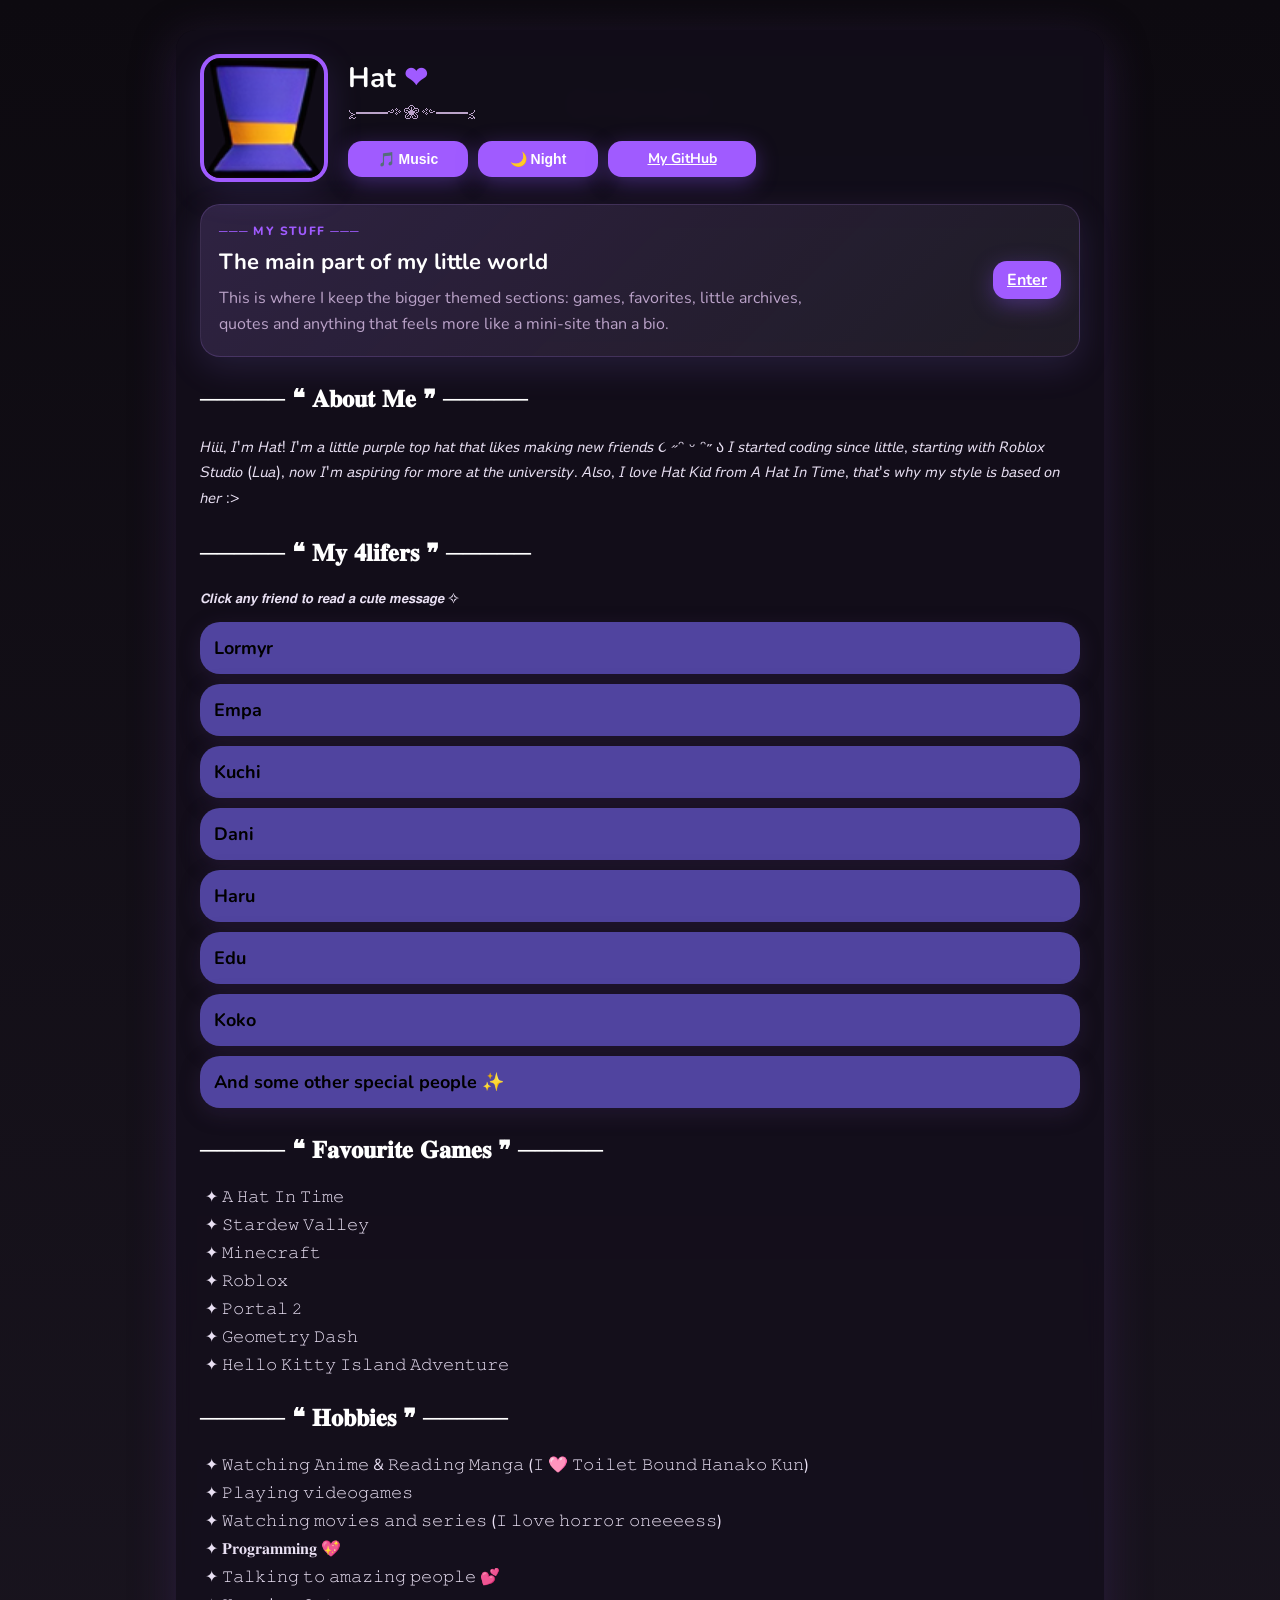
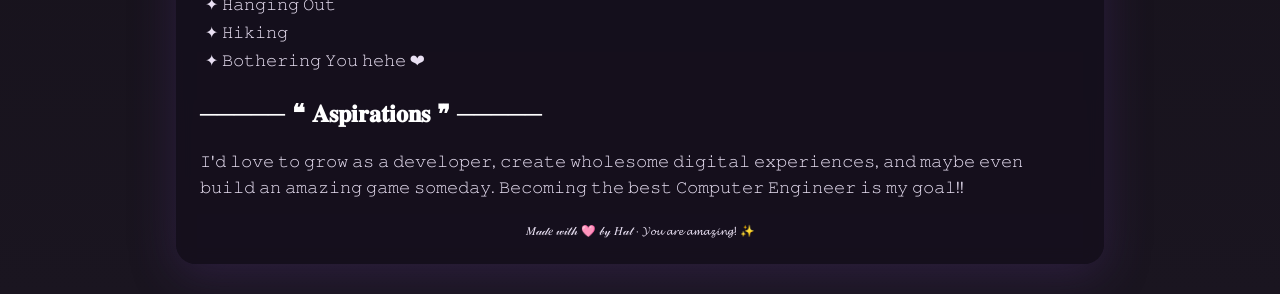
<file: index.html>
<!doctype html>
<html lang="en">
<head>
  <meta charset="utf-8" />
  <meta name="viewport" content="width=device-width, initial-scale=1" />

  <title>Hat — This Is My Profile ^^</title>

  <!-- Google Fonts -->
  <link href="https://fonts.googleapis.com/css2?family=Nunito:wght@300;400;700&display=swap" rel="stylesheet" />

  <!-- Styles -->
  <link rel="stylesheet" href="css/style.css" />

  <meta name="description" content="A cozy kawaii personal profile by Hat" />
</head>
<body class="dark">
    

  <!-- Sparkles -->
  <div class="sparkle-layer"></div>

  <main class="page fade-in">

    <!-- HERO -->
    <header class="hero">
      <div class="avatar">
        <img src="assets/hat.png" alt="Avatar">
      </div>

      <div class="title-block">
        <h1 class="name">Hat <span class="heart">❤︎</span></h1>
        <p class="subtitle">≿━━━━༺❀༻━━━━≾</p>

        <div class="controls">
            <button id="toggleMusic" class="btn small">🎵 Music</button>
            <button id="toggleTheme" class="btn small">🌙 Night</button>
            <a class="btn small" href="https://github.com/YourTopHat" target="_blank">My GitHub</a>
        </div>
      </div>
    </header>
    <section class="section spotlight-section">
      <div class="spotlight-card">
        <div class="spotlight-text">
          <p class="spotlight-label">─── my stuff ───</p>
          <h2 class="spotlight-title">The main part of my little world</h2>
          <p class="spotlight-desc">
            This is where I keep the bigger themed sections: games, favorites, little archives,
            quotes and anything that feels more like a mini-site than a bio.
          </p>
        </div>

        <a class="btn spotlight-btn" href="/my-stuff/">Enter</a>
      </div>
    </section>

    <!-- ABOUT -->
    <section class="section">
      <h2>───── ❝ 𝐀𝐛𝐨𝐮𝐭 𝐌𝐞 ❞ ─────</h2>
      <p class="text">
        𝘏𝘪𝘪𝘪, 𝘐'𝘮 𝘏𝘢𝘵! 𝘐'𝘮 𝘢 𝘭𝘪𝘵𝘵𝘭𝘦 𝘱𝘶𝘳𝘱𝘭𝘦 𝘵𝘰𝘱 𝘩𝘢𝘵 𝘵𝘩𝘢𝘵 𝘭𝘪𝘬𝘦𝘴 𝘮𝘢𝘬𝘪𝘯𝘨 𝘯𝘦𝘸 𝘧𝘳𝘪𝘦𝘯𝘥𝘴 ૮ ˶ᵔ ᵕ ᵔ˶ ა 𝘐 𝘴𝘵𝘢𝘳𝘵𝘦𝘥 𝘤𝘰𝘥𝘪𝘯𝘨 𝘴𝘪𝘯𝘤𝘦 𝘭𝘪𝘵𝘵𝘭𝘦, 
        𝘴𝘵𝘢𝘳𝘵𝘪𝘯𝘨 𝘸𝘪𝘵𝘩 𝘙𝘰𝘣𝘭𝘰𝘹 𝘚𝘵𝘶𝘥𝘪𝘰 (𝘓𝘶𝘢), 𝘯𝘰𝘸 𝘐'𝘮 𝘢𝘴𝘱𝘪𝘳𝘪𝘯𝘨 𝘧𝘰𝘳 𝘮𝘰𝘳𝘦 𝘢𝘵 𝘵𝘩𝘦 𝘶𝘯𝘪𝘷𝘦𝘳𝘴𝘪𝘵𝘺. 𝘈𝘭𝘴𝘰, 𝘐 𝘭𝘰𝘷𝘦 𝘏𝘢𝘵 𝘒𝘪𝘥 𝘧𝘳𝘰𝘮 𝘈 𝘏𝘢𝘵 𝘐𝘯 𝘛𝘪𝘮𝘦, 
        𝘵𝘩𝘢𝘵'𝘴 𝘸𝘩𝘺 𝘮𝘺 𝘴𝘵𝘺𝘭𝘦 𝘪𝘴 𝘣𝘢𝘴𝘦𝘥 𝘰𝘯 𝘩𝘦𝘳 :>
      </p>
    </section>

    <!-- FRIENDS -->
    <section class="section">
      <h2>───── ❝ 𝐌𝐲 𝟒𝐥𝐢𝐟𝐞𝐫𝐬 ❞ ─────</h2>
      <p class="muted">𝘾𝙡𝙞𝙘𝙠 𝙖𝙣𝙮 𝙛𝙧𝙞𝙚𝙣𝙙 𝙩𝙤 𝙧𝙚𝙖𝙙 𝙖 𝙘𝙪𝙩𝙚 𝙢𝙚𝙨𝙨𝙖𝙜𝙚 ✧</p>

      <div id="friendsList" class="accordion-list"></div>
    </section>

    <!-- FAVORITE GAMES -->
    <section class="section">
      <h2>───── ❝ 𝐅𝐚𝐯𝐨𝐮𝐫𝐢𝐭𝐞 𝐆𝐚𝐦𝐞𝐬 ❞ ─────</h2>

      <ul class="soft-list">
        <li>𝙰 𝙷𝚊𝚝 𝙸𝚗 𝚃𝚒𝚖𝚎</li>
        <li>𝚂𝚝𝚊𝚛𝚍𝚎𝚠 𝚅𝚊𝚕𝚕𝚎𝚢</li>
        <li>𝙼𝚒𝚗𝚎𝚌𝚛𝚊𝚏𝚝</li>
        <li>𝚁𝚘𝚋𝚕𝚘𝚡</li>
        <li>𝙿𝚘𝚛𝚝𝚊𝚕 𝟸</li>
        <li>𝙶𝚎𝚘𝚖𝚎𝚝𝚛𝚢 𝙳𝚊𝚜𝚑</li>
        <li>𝙷𝚎𝚕𝚕𝚘 𝙺𝚒𝚝𝚝𝚢 𝙸𝚜𝚕𝚊𝚗𝚍 𝙰𝚍𝚟𝚎𝚗𝚝𝚞𝚛𝚎</li>
      </ul>
    </section>

    <!-- HOBBIES -->
    <section class="section">
      <h2>───── ❝ 𝐇𝐨𝐛𝐛𝐢𝐞𝐬 ❞ ─────</h2>

      <ul class="soft-list">
        <li>𝚆𝚊𝚝𝚌𝚑𝚒𝚗𝚐 𝙰𝚗𝚒𝚖𝚎 & 𝚁𝚎𝚊𝚍𝚒𝚗𝚐 𝙼𝚊𝚗𝚐𝚊 (𝙸 🩷 𝚃𝚘𝚒𝚕𝚎𝚝 𝙱𝚘𝚞𝚗𝚍 𝙷𝚊𝚗𝚊𝚔𝚘 𝙺𝚞𝚗)</li>
        <li>𝙿𝚕𝚊𝚢𝚒𝚗𝚐 𝚟𝚒𝚍𝚎𝚘𝚐𝚊𝚖𝚎𝚜</li>
        <li>𝚆𝚊𝚝𝚌𝚑𝚒𝚗𝚐 𝚖𝚘𝚟𝚒𝚎𝚜 𝚊𝚗𝚍 𝚜𝚎𝚛𝚒𝚎𝚜 (𝙸 𝚕𝚘𝚟𝚎 𝚑𝚘𝚛𝚛𝚘𝚛 𝚘𝚗𝚎𝚎𝚎𝚎𝚜𝚜)</li>
        <li>𝐏𝐫𝐨𝐠𝐫𝐚𝐦𝐦𝐢𝐧𝐠 💖</li>
        <li>𝚃𝚊𝚕𝚔𝚒𝚗𝚐 𝚝𝚘 𝚊𝚖𝚊𝚣𝚒𝚗𝚐 𝚙𝚎𝚘𝚙𝚕𝚎 💕</li>
        <li>𝙷𝚊𝚗𝚐𝚒𝚗𝚐 𝙾𝚞𝚝</li>
        <li>𝙷𝚒𝚔𝚒𝚗𝚐</li>
        <li>𝙱𝚘𝚝𝚑𝚎𝚛𝚒𝚗𝚐 𝚈𝚘𝚞 𝚑𝚎𝚑𝚎 ❤︎</li>
      </ul>
    </section>

    <!-- ASPIRATIONS -->
    <section class="section">
      <h2>───── ❝ 𝐀𝐬𝐩𝐢𝐫𝐚𝐭𝐢𝐨𝐧𝐬 ❞ ─────</h2>

      <p class="text">
        𝙸'𝚍 𝚕𝚘𝚟𝚎 𝚝𝚘 𝚐𝚛𝚘𝚠 𝚊𝚜 𝚊 𝚍𝚎𝚟𝚎𝚕𝚘𝚙𝚎𝚛, 𝚌𝚛𝚎𝚊𝚝𝚎 𝚠𝚑𝚘𝚕𝚎𝚜𝚘𝚖𝚎 𝚍𝚒𝚐𝚒𝚝𝚊𝚕 𝚎𝚡𝚙𝚎𝚛𝚒𝚎𝚗𝚌𝚎𝚜, 
        𝚊𝚗𝚍 𝚖𝚊𝚢𝚋𝚎 𝚎𝚟𝚎𝚗 𝚋𝚞𝚒𝚕𝚍 𝚊𝚗 𝚊𝚖𝚊𝚣𝚒𝚗𝚐 𝚐𝚊𝚖𝚎 𝚜𝚘𝚖𝚎𝚍𝚊𝚢. 𝙱𝚎𝚌𝚘𝚖𝚒𝚗𝚐 𝚝𝚑𝚎 𝚋𝚎𝚜𝚝 
        𝙲𝚘𝚖𝚙𝚞𝚝𝚎𝚛 𝙴𝚗𝚐𝚒𝚗𝚎𝚎𝚛 𝚒𝚜 𝚖𝚢 𝚐𝚘𝚊𝚕!!
      </p>
    </section>

    <!-- FOOTER -->
    <footer class="footer">
      <small>𝑀𝒶𝒹𝑒 𝓌𝒾𝓉𝒽 🩷 𝒷𝓎 𝐻𝒶𝓉 · 𝓨𝓸𝓾 𝓪𝓻𝓮 𝓪𝓶𝓪𝔃𝓲𝓷𝓰! ✨</small>
    </footer>

  </main>

  <!-- BACKGROUND MUSIC (kept) -->
  <audio id="bgMusic" src="assets/music.mp3" loop muted></audio>

  <!-- JS -->
  <script src="js/main.js"></script>
</body>
</html>
</file>
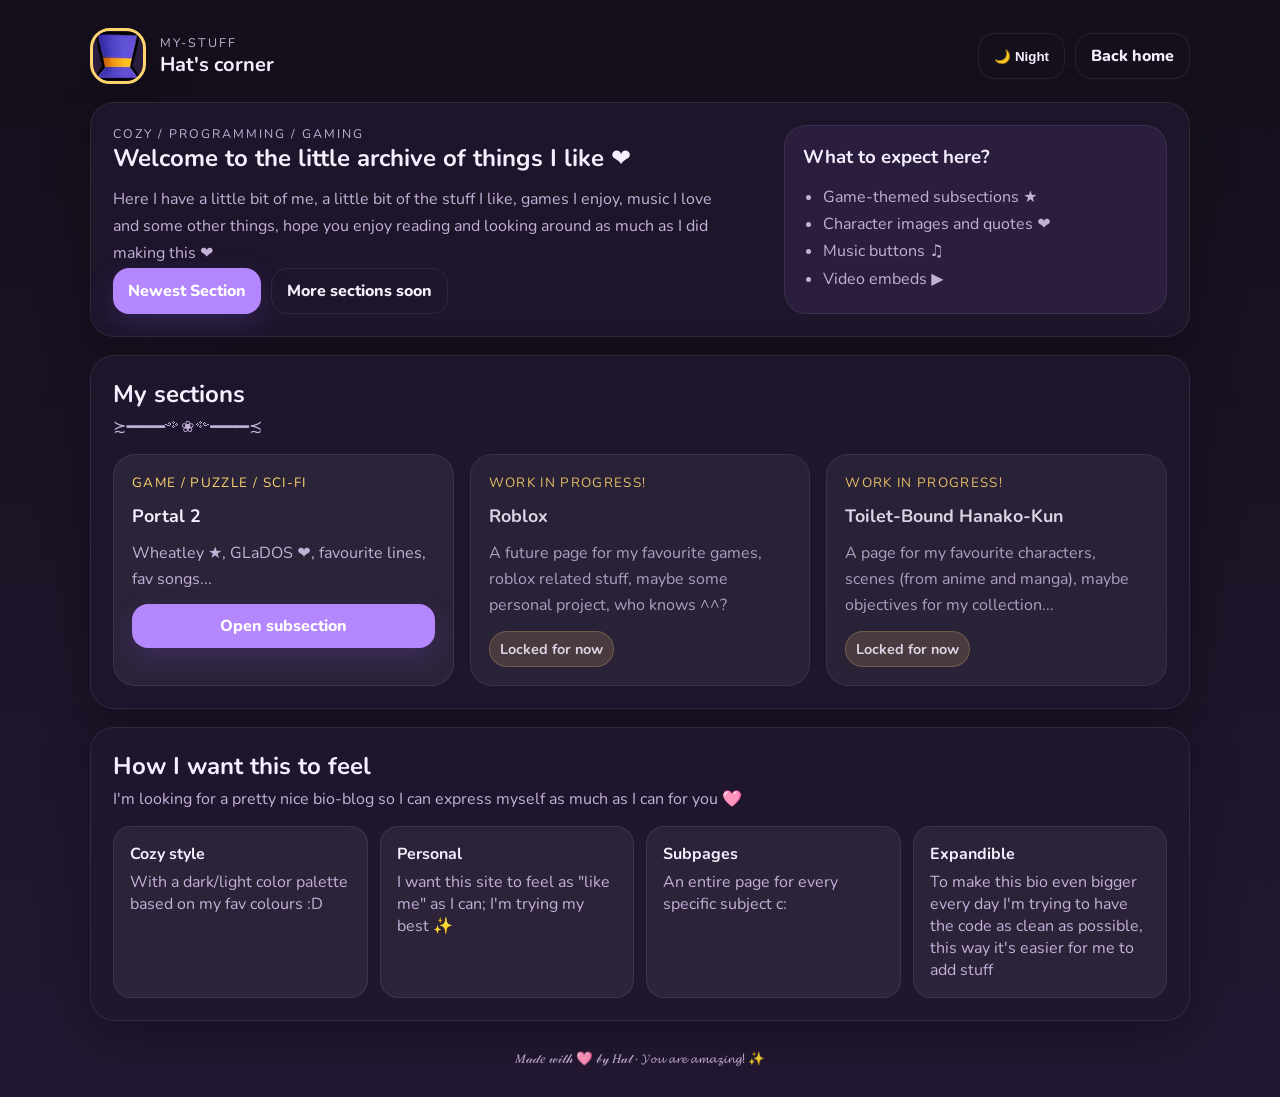
<file: my-stuff/index.html>
<!doctype html>
<html lang="en">
<head>
  <meta charset="utf-8" />
  <meta name="viewport" content="width=device-width, initial-scale=1" />
  <title>Hat — My Corner c:</title>
  <meta name="description" content="Hat's cozy little corner with games, projects and special subsections." />
  <link href="https://fonts.googleapis.com/css2?family=Nunito:wght@300;400;700;800&display=swap" rel="stylesheet" />
  <link rel="stylesheet" href="./style.css" />
</head>
<body class="dark">
  <main class="site-shell">
    <header class="topbar">
      <div class="brand">
        <div class="avatar avatar-small">
          <img src="/assets/hat.png" alt="Hat avatar">
        </div>
        <div>
          <div class="eyebrow">my-stuff</div>
          <h1>Hat's corner</h1>
        </div>
      </div>

      <div class="top-actions">
        <button id="toggleTheme" class="btn ghost">🌙 Night</button>
        <a class="btn ghost" href="/">Back home</a>
      </div>
    </header>

    <section class="panel hero-grid">
      <div>
        <p class="eyebrow">cozy / programming / gaming</p>
        <h2>Welcome to the little archive of things I like ❤</h2>
        <p class="lead">
          Here I have a little bit of me, a little bit of the stuff I like, games I enjoy, music I love and
          some other things, hope you enjoy reading and looking around as much as I did making this ❤
          <br>
        </p>

        <div class="button-row">
          <a class="btn" href="/my-stuff/portal2/">Newest Section</a>
          <a class="btn secondary" href="#coming-soon">More sections soon</a>
        </div>
      </div>

      <div class="mini-card">
        <h3>What to expect here?</h3>
        <ul class="soft-list">
          <li>Game-themed subsections ★</li>
          <li>Character images and quotes ❤</li>
          <li>Music buttons ♫</li>
          <li>Video embeds ▶</li>
        </ul>
      </div>
    </section>

    <section class="panel">
      <div class="section-title">
        <h2>My sections</h2>
        <p>≿━━━━༺❀༻━━━━≾</p>
      </div>

      <div class="card-grid">
        <article class="feature-card">
          <div class="card-kicker">Game / Puzzle / Sci-fi</div>
          <h3>Portal 2</h3>
          <p>
            Wheatley ★, GLaDOS ❤, favourite lines, fav songs...
          </p>
          <a class="btn" href="/my-stuff/portal2/">Open subsection</a>
        </article>

        <article class="feature-card muted-card" id="coming-soon">
          <div class="card-kicker">Work in progress!</div>
          <h3>Roblox</h3>
          <p>
            A future page for my favourite games, roblox related stuff, maybe some personal project, who knows ^^?
          </p>
          <span class="pill">Locked for now</span>
        </article>

        <article class="feature-card muted-card">
          <div class="card-kicker">Work in progress!</div>
          <h3>Toilet-Bound Hanako-Kun</h3>
          <p>
            A page for my favourite characters, scenes (from anime and manga), maybe objectives for my collection...
          </p>
          <span class="pill">Locked for now</span>
        </article>
      </div>
    </section>

    <section class="panel">
      <div class="section-title">
        <h2>How I want this to feel</h2>
        <p>I'm looking for a pretty nice bio-blog so I can express myself as much as I can for you 🩷</p>
      </div>

      <div class="stat-grid">
        <div class="stat">
          <strong>Cozy style</strong>
          <span>With a dark/light color palette based on my fav colours :D</span>
        </div>
        <div class="stat">
          <strong>Personal</strong>
          <span>I want this site to feel as "like me" as I can; I'm trying my best ✨</span>
        </div>
        <div class="stat">
          <strong>Subpages</strong>
          <span>An entire page for every specific subject c:</span>
        </div>
        <div class="stat">
          <strong>Expandible</strong>
          <span>To make this bio even bigger every day I'm trying to have the code as clean as possible, 
            this way it's easier for me to add stuff</span>
        </div>
      </div>
    </section>

    <footer class="footer">
      <small>𝑀𝒶𝒹𝑒 𝓌𝒾𝓉𝒽 🩷 𝒷𝓎 𝐻𝒶𝓉 · 𝓨𝓸𝓾 𝓪𝓻𝓮 𝓪𝓶𝓪𝔃𝓲𝓷𝓰! ✨</small>
    </footer>
  </main>

  <script src="./main.js"></script>
</body>
</html>
</file>
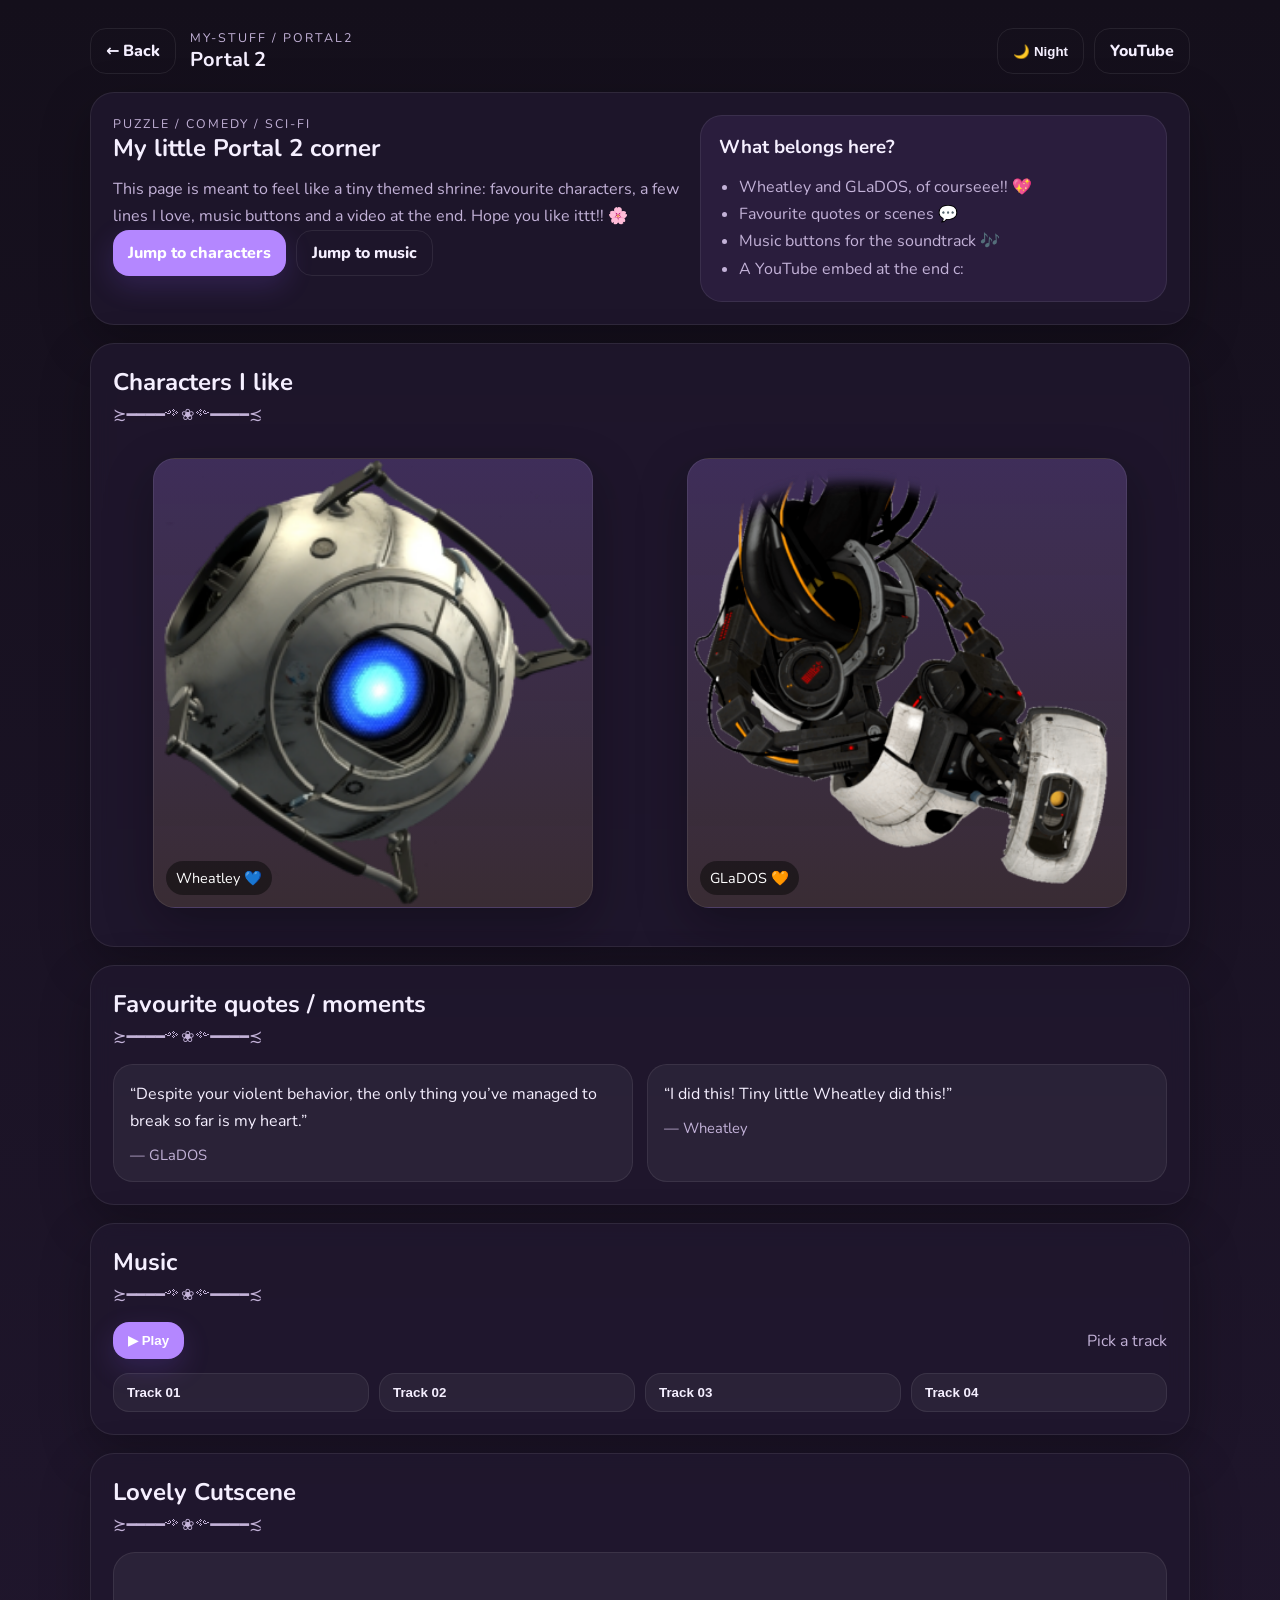
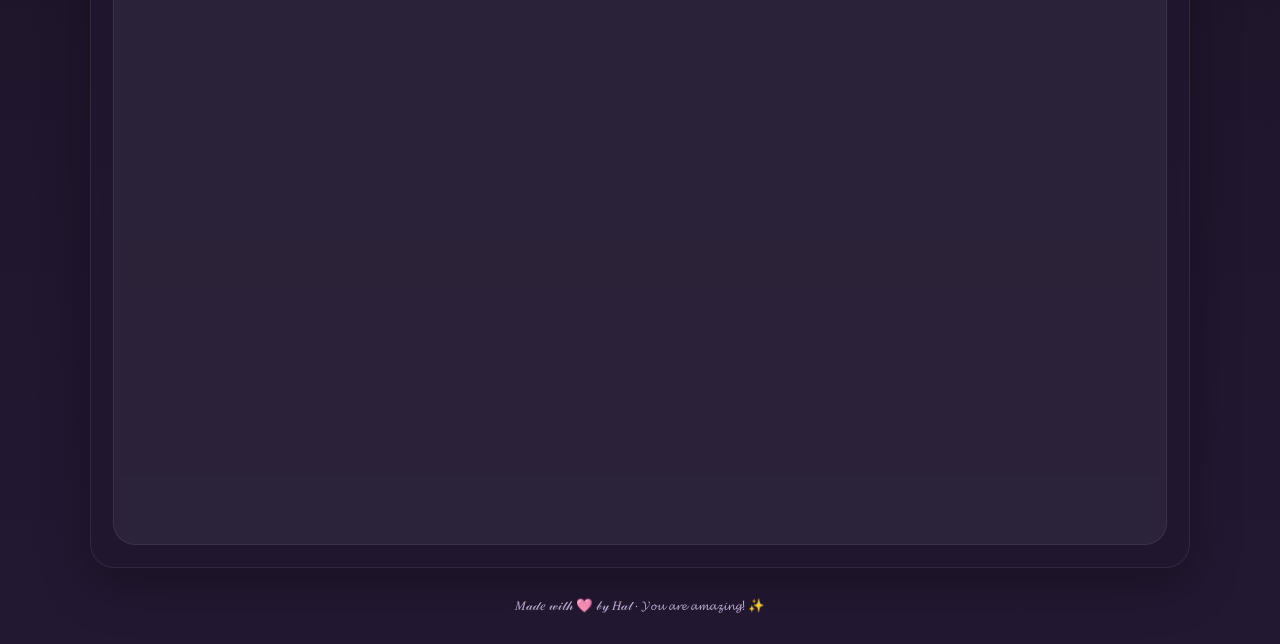
<file: my-stuff/portal2/index.html>
<!doctype html>
<html lang="en">
<head>
  <meta charset="utf-8" />
  <meta name="viewport" content="width=device-width, initial-scale=1" />
  <title>Hat — Portal 2</title>
  <meta name="description" content="Hat's Portal 2 subsection with characters, quotes, music and a YouTube embed." />
  <link href="https://fonts.googleapis.com/css2?family=Nunito:wght@300;400;700;800&display=swap" rel="stylesheet" />
  <link rel="stylesheet" href="../style.css" />
</head>
<body class="dark">

  <main class="site-shell">
    <header class="topbar">
      <div class="brand">
        <a class="btn ghost" href="/my-stuff/">← Back</a>
        <div>
          <div class="eyebrow">my-stuff / portal2</div>
          <h1>Portal 2</h1>
        </div>
      </div>

      <div class="top-actions">
        <button id="toggleTheme" class="btn ghost">🌙 Night</button>
        <a class="btn ghost" href="https://www.youtube.com/" target="_blank" rel="noreferrer">YouTube</a>
      </div>
    </header>

    <section class="panel hero-split">
      <div>
        <p class="eyebrow">puzzle / comedy / sci-fi</p>
        <h2>My little Portal 2 corner</h2>
        <p class="lead">
          This page is meant to feel like a tiny themed shrine: favourite characters, a few lines I love,
          music buttons and a video at the end. Hope you like ittt!! 🌸
        </p>

        <div class="button-row">
          <a class="btn" href="#characters">Jump to characters</a>
          <a class="btn secondary" href="#music">Jump to music</a>
        </div>
      </div>

      <div class="mini-card">
        <h3>What belongs here?</h3>
        <ul class="soft-list">
          <li>Wheatley and GLaDOS, of courseee!! 💖</li>
          <li>Favourite quotes or scenes 💬</li>
          <li>Music buttons for the soundtrack 🎶</li>
          <li>A YouTube embed at the end c:</li>
        </ul>
      </div>
    </section>

    <section class="panel" id="characters">
      <div class="section-title">
        <h2>Characters I like</h2>
        <p>≿━━━━༺❀༻━━━━≾</p>
      </div>

      <div class="art-grid">
        <figure class="art-card" data-label="Add your Wheatley image here">
          <img
            src="/assets/my-stuff/portal2/wheatley.png"
            alt="Wheatley"
            onerror="this.parentElement.classList.add('missing'); this.remove();"
          />
          <figcaption>Wheatley 💙</figcaption>
        </figure>

        <figure class="art-card" data-label="Add your GLaDOS image here">
          <img
            src="/assets/my-stuff/portal2/glados.png"
            alt="GLaDOS"
            onerror="this.parentElement.classList.add('missing'); this.remove();"
          />
          <figcaption>GLaDOS 🧡</figcaption>
        </figure>
      </div>
    </section>

    <section class="panel">
      <div class="section-title">
        <h2>Favourite quotes / moments</h2>
        <p>≿━━━━༺❀༻━━━━≾</p>
      </div>

      <div class="grid-two">
        <article class="quote-card">
          <blockquote>
            “Despite your violent behavior, the only thing you’ve managed to break so far is my heart.”
          </blockquote>
          <div class="byline">— GLaDOS</div>
        </article>

        <article class="quote-card">
          <blockquote>
            “I did this! Tiny little Wheatley did this!”
          </blockquote>
          <div class="byline">— Wheatley</div>
        </article>
      </div>
    </section>

    <section class="panel" id="music">
      <div class="section-title">
        <h2>Music</h2>
        <p>≿━━━━༺❀༻━━━━≾</p>
      </div>

      <div class="music-shell">
        <div class="player-row">
          <button id="toggleMusic" class="btn">▶ Play</button>
          <div id="nowPlaying" class="now-playing">Pick a track</div>
        </div>

        <audio id="musicPlayer" preload="none" loop></audio>
        <div id="trackList" class="track-list"></div>
      </div>
    </section>

    <section class="panel">
      <div class="section-title">
        <h2>Lovely Cutscene</h2>
        <p>≿━━━━༺❀༻━━━━≾</p>
      </div>

      <div class="video-wrap">
        <iframe
          src="https://www.youtube.com/embed/0V3iy408DRU"
          title="Wheatley Speech"
          allow="accelerometer; autoplay; clipboard-write; encrypted-media; gyroscope; picture-in-picture"
          allowfullscreen>
        </iframe>
      </div>
    </section>

    <footer class="footer">
      <small>𝑀𝒶𝒹𝑒 𝓌𝒾𝓉𝒽 🩷 𝒷𝓎 𝐻𝒶𝓉 · 𝓨𝓸𝓾 𝓪𝓻𝓮 𝓪𝓶𝓪𝔃𝓲𝓷𝓰! ✨</small>
    </footer>
  </main>

  <script>
    window.PORTAL2_TRACKS = [
      {
        label: 'Track 01',
        src: '/assets/my-stuff/portal2/music/track-01.mp3'
      },
      {
        label: 'Track 02',
        src: '/assets/my-stuff/portal2/music/track-02.mp3'
      },
      {
        label: 'Track 03',
        src: '/assets/my-stuff/portal2/music/track-03.mp3'
      },
      {
        label: 'Track 04',
        src: '/assets/my-stuff/portal2/music/track-04.mp3'
      }
    ];
  </script>
  <script src="../main.js"></script>
</body>
</html>
</file>
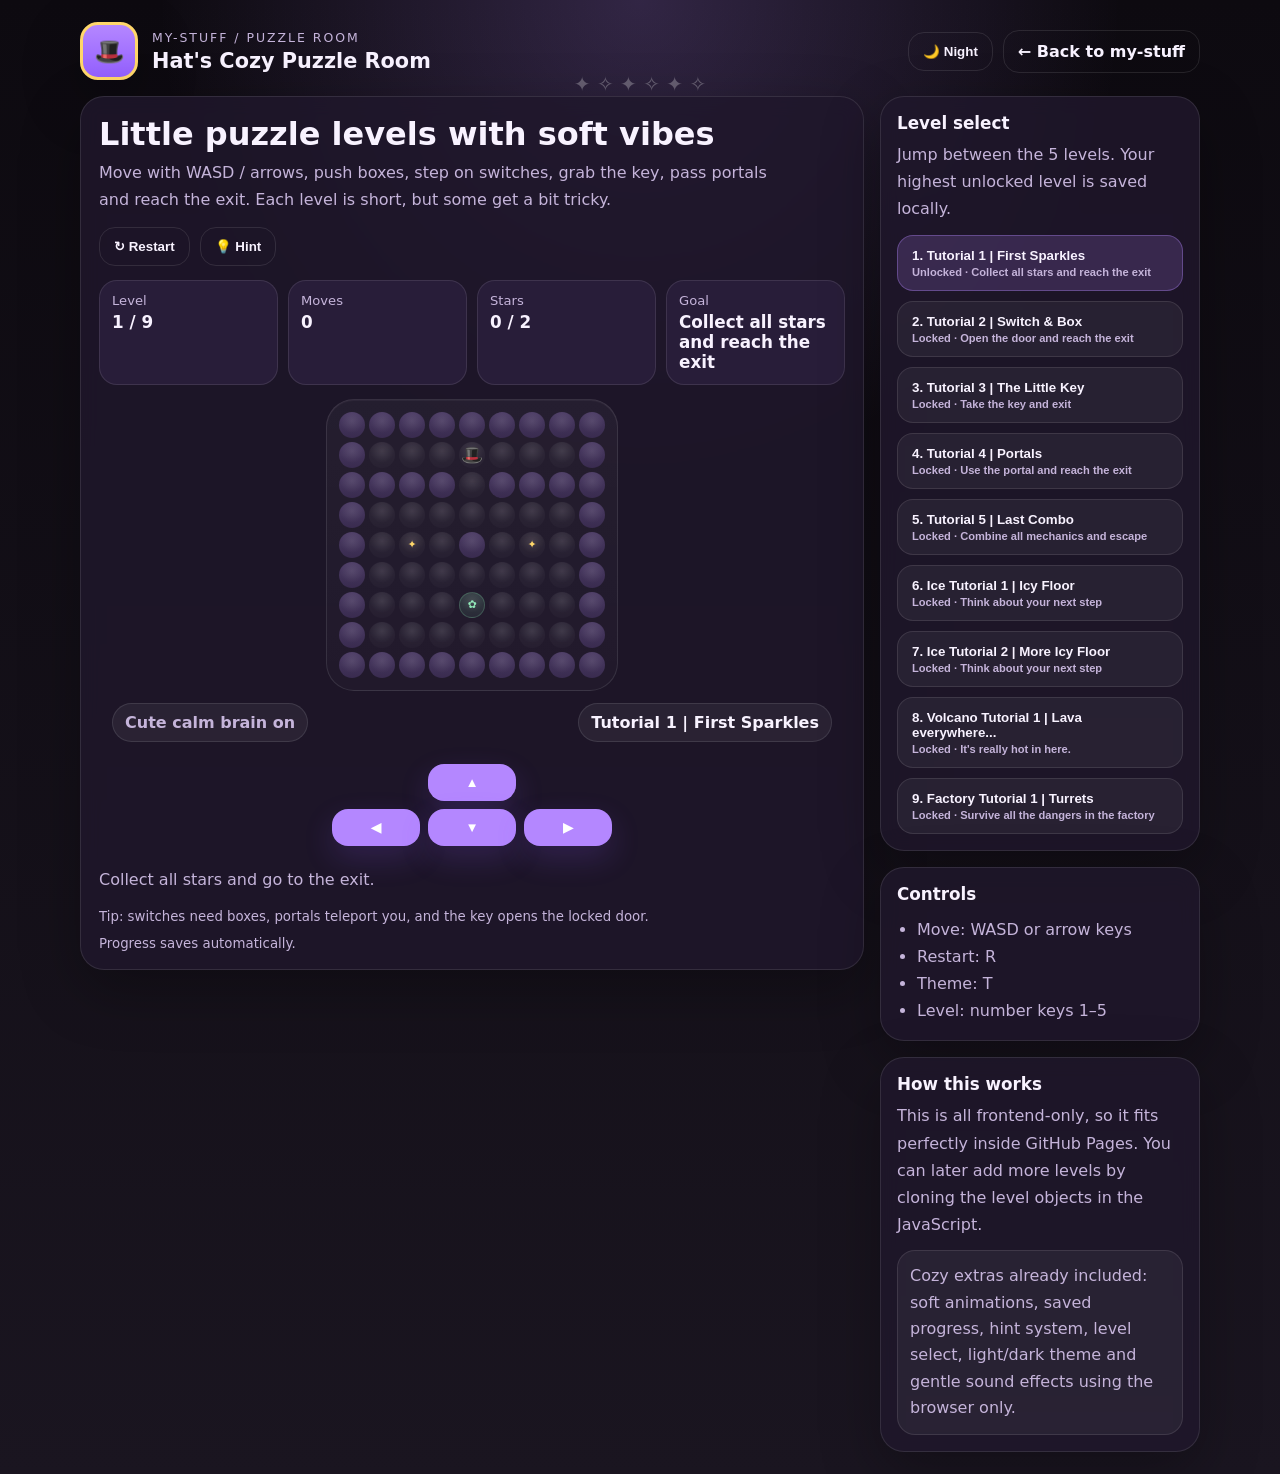
<file: my-stuff/puzzle-room/index.html>
<!doctype html>
<html lang="en">
<head>
  <meta charset="utf-8" />
  <meta name="viewport" content="width=device-width, initial-scale=1" />
  <title>Hat — Cozy Puzzle Room</title>
  <meta name="description" content="A cozy puzzle game by Hat with levels, switches, portals and a soft purple theme." />
  <style>
    :root {
      --bg1: #0d0a10;
      --bg2: #1a1520;
      --panel: rgba(31, 23, 44, 0.84);
      --panel-strong: rgba(42, 30, 60, 0.95);
      --border: rgba(255, 255, 255, 0.10);
      --text: #f8f2ff;
      --muted: #c5b4da;
      --accent: #b487ff;
      --accent-2: #ffd76a;
      --good: #89e6b3;
      --bad: #ff8fb0;
      --shadow: 0 20px 60px rgba(0, 0, 0, 0.28);
      --cell: 48px;
      --radius: 24px;
      font-family: 'Nunito', system-ui, sans-serif;
    }

    body.light {
      --bg1: #fff7ff;
      --bg2: #f3ecff;
      --panel: rgba(255, 255, 255, 0.80);
      --panel-strong: rgba(255, 255, 255, 0.94);
      --border: rgba(96, 56, 132, 0.10);
      --text: #241932;
      --muted: #725f88;
      --accent: #9d67ff;
      --accent-2: #ffcb57;
      --good: #2f9b68;
      --bad: #d65c7d;
      --shadow: 0 20px 50px rgba(124, 75, 214, 0.13);
    }

    * { box-sizing: border-box; }
    html, body { min-height: 100%; }
    body {
      margin: 0;
      color: var(--text);
      background:
        radial-gradient(circle at top, rgba(180, 135, 255, 0.22), transparent 30%),
        linear-gradient(180deg, var(--bg1), var(--bg2));
      padding: 22px;
      overflow-x: hidden;
    }

    body, .panel, .btn, .tile, .hud-card, .level-pill, .modal-card, .floating-note {
      transition: background-color .25s ease, color .25s ease, border-color .25s ease, transform .18s ease, box-shadow .25s ease;
    }

    .shell {
      width: 100%;
      max-width: 1120px;
      margin: 0 auto;
    }

    .topbar {
      display: flex;
      justify-content: space-between;
      align-items: center;
      gap: 16px;
      margin-bottom: 16px;
      flex-wrap: wrap;
    }

    .brand {
      display: flex;
      align-items: center;
      gap: 14px;
    }

    .avatar {
      width: 58px;
      height: 58px;
      border-radius: 18px;
      background: linear-gradient(180deg, var(--accent), #9460ff);
      border: 3px solid var(--accent-2);
      box-shadow: var(--shadow);
      display: grid;
      place-items: center;
      font-size: 1.55rem;
      flex: 0 0 auto;
    }

    .eyebrow {
      margin: 0 0 4px;
      color: var(--muted);
      font-size: .78rem;
      letter-spacing: .16em;
      text-transform: uppercase;
    }

    h1, h2, h3, p { margin: 0; }

    .topbar h1 { font-size: 1.3rem; }

    .top-actions {
      display: flex;
      flex-wrap: wrap;
      gap: 10px;
      align-items: center;
      justify-content: flex-end;
    }

    .btn {
      border: 0;
      cursor: pointer;
      border-radius: 16px;
      padding: 11px 14px;
      font-weight: 800;
      color: white;
      background: var(--accent);
      box-shadow: 0 12px 30px rgba(140, 90, 255, 0.18);
      text-decoration: none;
      display: inline-flex;
      align-items: center;
      justify-content: center;
      gap: 8px;
      white-space: nowrap;
    }

    .btn:hover { transform: translateY(-2px); }
    .btn.secondary {
      background: transparent;
      color: var(--text);
      border: 1px solid var(--border);
      box-shadow: none;
    }

    .btn.ghost {
      background: transparent;
      color: var(--text);
      border: 1px solid var(--border);
      box-shadow: none;
    }

    .btn.small { padding: 8px 12px; font-size: .95rem; }

    .layout {
      display: grid;
      grid-template-columns: minmax(0, 1fr) 320px;
      gap: 16px;
      align-items: start;
    }

    .panel {
      background: var(--panel);
      border: 1px solid var(--border);
      border-radius: var(--radius);
      box-shadow: var(--shadow);
      backdrop-filter: blur(10px);
    }

    .game-panel {
      padding: 18px;
    }

    .game-header {
      display: flex;
      justify-content: space-between;
      gap: 14px;
      align-items: flex-start;
      margin-bottom: 14px;
      flex-wrap: wrap;
    }

    .title-col { min-width: 0; }

    .title-col h2 {
      font-size: clamp(1.5rem, 2.5vw, 2rem);
      margin-bottom: 6px;
    }

    .lead {
      color: var(--muted);
      line-height: 1.7;
      max-width: 68ch;
    }

    .hud {
      display: grid;
      grid-template-columns: repeat(4, minmax(0, 1fr));
      gap: 10px;
      margin-bottom: 14px;
    }

    .hud-card {
      background: var(--panel-strong);
      border: 1px solid var(--border);
      border-radius: 18px;
      padding: 12px;
      min-width: 0;
    }

    .hud-card span {
      display: block;
      color: var(--muted);
      font-size: .82rem;
      margin-bottom: 4px;
    }

    .hud-card strong {
      font-size: 1.05rem;
      overflow-wrap: anywhere;
    }

    .game-area {
      display: grid;
      grid-template-columns: 1fr;
      gap: 14px;
    }

    .board-wrap {
      display: grid;
      grid-template-columns: minmax(0, 1fr);
      gap: 12px;
      justify-items: center;
      width: 100%;
      overflow: auto;
      padding-bottom: 4px;
    }

    .board {
      display: grid;
      grid-template-columns: repeat(9, var(--cell));
      grid-template-rows: repeat(9, var(--cell));
      gap: 4px;
      padding: 12px;
      border-radius: 28px;
      background: linear-gradient(180deg, rgba(255,255,255,0.04), rgba(255,255,255,0.02));
      border: 1px solid var(--border);
      box-shadow: inset 0 1px 0 rgba(255,255,255,0.04);
      width: max-content;
      max-width: none;
      margin: 0 auto;
    }

    .tile {
      position: relative;
      width: var(--cell);
      height: var(--cell);
      border-radius: 18px;
      overflow: hidden;
      display: flex;
      align-items: center;
      justify-content: center;
      font-size: calc(var(--cell) * 0.56);
      line-height: 1;
      user-select: none;
    }

    .tile.ice {
      background: linear-gradient(
        180deg,
        rgba(180, 240, 255, 0.35),
        rgba(140, 211, 255, 0.415)
      );
      border: 1px solid rgba(180, 240, 255, 0.4);
    }

    .tile.lava {
      background: linear-gradient(
        180deg,
        rgba(255, 68, 0, 0.603),
        rgba(255, 185, 7, 0.605)
      );
      border: 1px solid rgba(180, 240, 255, 0.4);
    }

    .tile.lava .overlay {
      background: radial-gradient(
        circle at 40% 30%,
        rgba(255, 200, 0, 0.282),
        transparent 60%
      );
    }

    .tile.ice::after {
      content: '❄';
      font-size: calc(var(--cell) * 0.35);
      opacity: 0.7;
    }

    .tile.ice .overlay {
      background: radial-gradient(
        circle at 40% 30%,
        rgba(255,255,255,0.35),
        transparent 60%
      );
    }

    .tile.has-player {
      z-index: 3;
    }

    body.world-main {
      --board-bg: linear-gradient(180deg, rgba(255,255,255,0.04), rgba(255,255,255,0.02));
      --wall-bg: linear-gradient(180deg, #4b3b64, #392b4f);
      --floor-bg: linear-gradient(180deg, rgba(255,255,255,0.05), rgba(255,255,255,0.02));
    }

    body.world-ice {
      --board-bg: linear-gradient(180deg, rgba(164, 225, 255, 0.18), rgba(111, 175, 236, 0.10));
      --wall-bg: linear-gradient(180deg, #2c5f87, #213b56);
      --floor-bg: linear-gradient(180deg, rgba(210, 242, 255, 0.30), rgba(171, 223, 255, 0.12));
    }

    body.world-volcano {
      --board-bg: linear-gradient(180deg, rgba(255, 202, 145, 0.16), rgba(194, 101, 40, 0.10));
      --wall-bg: linear-gradient(180deg, #7c4227, #4f2816);
      --floor-bg: linear-gradient(180deg, rgba(248, 207, 157, 0.18), rgba(180, 89, 28, 0.10));
    }

    body.world-factory {
      --board-bg: linear-gradient(180deg, rgba(204, 207, 214, 0.18), rgba(121, 126, 137, 0.10));
      --wall-bg: linear-gradient(180deg, #70767f, #454a54);
      --floor-bg: linear-gradient(180deg, rgba(226, 229, 235, 0.16), rgba(157, 162, 173, 0.10));
    }

    .board {
      background: var(--board-bg);
    }

    .floor {
      background: var(--floor-bg);
    }

    .wall {
      background: var(--wall-bg);
    }

    .exit {
      background: linear-gradient(180deg, rgba(137, 230, 179, 0.18), rgba(137, 230, 179, 0.08));
      border: 1px solid rgba(137, 230, 179, 0.22);
    }
    .door-closed {
      background: linear-gradient(180deg, rgba(255, 143, 176, 0.20), rgba(255, 143, 176, 0.08));
      border: 1px solid rgba(255, 143, 176, 0.24);
    }
    .switch {
      background: linear-gradient(180deg, rgba(255, 213, 111, 0.18), rgba(255, 213, 111, 0.08));
      border: 1px solid rgba(255, 213, 111, 0.2);
    }
    .key {
      background: linear-gradient(180deg, rgba(180, 135, 255, 0.18), rgba(180, 135, 255, 0.08));
      border: 1px solid rgba(180, 135, 255, 0.22);
    }
    .portal-a { background: linear-gradient(180deg, rgba(180, 135, 255, 0.18), rgba(255, 213, 111, 0.08)); }
    .portal-b { background: linear-gradient(180deg, rgba(255, 213, 111, 0.18), rgba(180, 135, 255, 0.08)); }
    .star::after {
      content: '✦';
      color: var(--accent-2);
      font-size: calc(var(--cell) * 0.42);
      line-height: 1;
      filter: drop-shadow(0 0 8px rgba(255, 213, 111, 0.45));
    }

    .box::after {
      content: '◻';
      font-size: calc(var(--cell) * 0.46);
      color: #efe4ff;
      line-height: 1;
    }

    .player-token {
      position: absolute;
      inset: 0;
      display: grid;
      place-items: center;
      z-index: 4;
      pointer-events: none;
      font-size: calc(var(--cell) * 0.68);
      line-height: 1;
    }

    .switch::after {
      content: '◉';
      color: var(--accent-2);
      font-size: calc(var(--cell) * 0.42);
      line-height: 1;
    }

    .key::after {
      content: '🔑';
      font-size: calc(var(--cell) * 0.42);
      line-height: 1;
    }

    .portal-a::after,
    .portal-b::after {
      content: '◌';
      font-size: calc(var(--cell) * 0.50);
      color: var(--accent);
      line-height: 1;
    }

        /* Torreta */
    .tile.turret {
      background: linear-gradient(180deg, #ff8a8a, #ff4d4d);
      border: 1px solid rgba(255, 120, 120, 0.6);
    }

    .tile.turret::after {
      content: '✹';
      font-size: calc(var(--cell) * 0.45);
    }

    /* Emisores direccionales */
    .tile.laser-up::after { content: '↑'; }
    .tile.laser-down::after { content: '↓'; }
    .tile.laser-left::after { content: '←'; }
    .tile.laser-right::after { content: '→'; }

    /* Rayos */
    .tile.laser-beam {
      background: linear-gradient(
        90deg,
        rgba(255, 80, 80, 0.2),
        rgba(255, 0, 0, 0.45),
        rgba(255, 80, 80, 0.2)
      );
      box-shadow: 0 0 8px rgba(255, 0, 0, 0.6);
      position: relative;
      z-index: 2;
    }

    .exit::after {
      content: '✿';
      color: var(--good);
      font-size: calc(var(--cell) * 0.42);
      line-height: 1;
    }

    .door-closed::after {
      content: '▣';
      color: #ffc0d1;
      line-height: 1;
      font-size: calc(var(--cell) * 0.42);
    }

    .door-open::after {
      content: '▢';
      color: var(--good);
      line-height: 1;
      font-size: calc(var(--cell) * 0.42);
    }

    .tile .overlay {
      position: absolute;
      inset: 0;
      background: radial-gradient(circle at 50% 35%, rgba(255,255,255,0.10), transparent 56%);
      pointer-events: none;
    }

    .info-row {
      display: flex;
      justify-content: space-between;
      gap: 12px;
      flex-wrap: wrap;
      align-items: center;
    }

    .level-pill, .chip {
      display: inline-flex;
      align-items: center;
      gap: 8px;
      padding: 9px 12px;
      border-radius: 999px;
      background: rgba(255,255,255,0.06);
      border: 1px solid var(--border);
      color: var(--text);
      font-weight: 800;
    }

    .chip { font-weight: 700; color: var(--muted); }

    .controls-grid {
      display: grid;
      gap: 10px;
      margin-top: 4px;
    }

    .dpad {
      display: grid;
      grid-template-columns: repeat(3, minmax(0, 1fr));
      gap: 8px;
      width: min(100%, 280px);
      margin: 0 auto;
    }

    .dpad .btn { min-width: 0; width: 100%; }
    .dpad .empty { visibility: hidden; }

    .sidebar {
      display: grid;
      gap: 16px;
      position: sticky;
      top: 16px;
    }

    .side-card {
      background: var(--panel);
      border: 1px solid var(--border);
      border-radius: var(--radius);
      box-shadow: var(--shadow);
      padding: 16px;
      backdrop-filter: blur(10px);
    }

    .side-card h3 {
      margin-bottom: 8px;
      font-size: 1.05rem;
    }

    .side-card p, .side-card li {
      color: var(--muted);
      line-height: 1.7;
    }

    .soft-list {
      margin: 12px 0 0;
      padding-left: 20px;
    }

    .level-list {
      display: grid;
      gap: 10px;
      margin-top: 12px;
    }

    .level-btn {
      text-align: left;
      width: 100%;
      border: 1px solid var(--border);
      background: rgba(255,255,255,0.05);
      color: var(--text);
      border-radius: 16px;
      padding: 12px 14px;
      cursor: pointer;
      font-weight: 800;
    }

    .level-btn.active {
      background: rgba(180, 135, 255, 0.18);
      border-color: rgba(180, 135, 255, 0.35);
    }

    .level-btn small {
      display: block;
      color: var(--muted);
      font-weight: 600;
      margin-top: 3px;
    }

    .floating-note {
      margin-top: 12px;
      padding: 12px;
      border-radius: 18px;
      background: rgba(255,255,255,0.05);
      border: 1px solid var(--border);
      color: var(--muted);
      line-height: 1.65;
    }

    .status-line {
      margin-top: 10px;
      color: var(--muted);
      min-height: 1.4em;
    }

    .status-line.good { color: var(--good); }
    .status-line.bad { color: var(--bad); }

    .modal {
      position: fixed;
      inset: 0;
      display: none;
      align-items: center;
      justify-content: center;
      padding: 20px;
      background: rgba(0,0,0,0.42);
      z-index: 60;
    }

    .modal.open { display: flex; }

    .modal-card {
      width: min(540px, 100%);
      background: var(--panel-strong);
      border: 1px solid var(--border);
      border-radius: 28px;
      box-shadow: var(--shadow);
      padding: 20px;
    }

    .modal-card h3 { margin-bottom: 8px; }
    .modal-card p { color: var(--muted); line-height: 1.75; }

    .modal-actions {
      display: flex;
      gap: 10px;
      flex-wrap: wrap;
      margin-top: 16px;
    }

    .footer-bar {
      margin-top: 16px;
      display: flex;
      justify-content: space-between;
      gap: 12px;
      color: var(--muted);
      flex-wrap: wrap;
      align-items: center;
    }

    .sparkles::before {
      content: '✦ ✧ ✦ ✧ ✦ ✧';
      position: fixed;
      top: 8%;
      left: 0;
      right: 0;
      text-align: center;
      pointer-events: none;
      color: rgba(255,255,255,0.28);
      font-size: 20px;
      animation: float 6s ease-in-out infinite;
    }

    @keyframes float {
      50% { transform: translateY(12px); }
    }

    @keyframes pop {
      0% { transform: scale(0.94); }
      100% { transform: scale(1); }
    }

    .pop-in { animation: pop .18s ease; }

    @media (max-width: 980px) {
      .layout {
        grid-template-columns: 1fr;
      }

      .sidebar {
        position: static;
      }
    }

    @media (max-width: 620px) {
      body { padding: 14px; }
      .game-panel { padding: 14px; }
      .panel, .side-card { border-radius: 22px; }
      .board {
        gap: 4px;
        padding: 10px;
        border-radius: 22px;
      }
      .hud { grid-template-columns: repeat(2, minmax(0, 1fr)); }
    }
  </style>
</head>
<body class="dark sparkles">
  <main class="shell">
    <header class="topbar">
      <div class="brand">
        <div class="avatar">🎩</div>
        <div>
          <p class="eyebrow">my-stuff / puzzle room</p>
          <h1>Hat's Cozy Puzzle Room</h1>
        </div>
      </div>

      <div class="top-actions">
        <button id="toggleThemeTop" class="btn ghost">🌙 Night</button>
        <a class="btn ghost" href="../">← Back to my-stuff</a>
      </div>
    </header>

    <div class="layout">
      <section class="panel game-panel">
        <div class="game-header">
          <div class="title-col">
            <h2>Little puzzle levels with soft vibes</h2>
            <p class="lead">
              Move with WASD / arrows, push boxes, step on switches, grab the key, pass portals and reach the exit.
              Each level is short, but some get a bit tricky.
            </p>
          </div>
          <div class="top-actions">
            <button id="restartBtn" class="btn secondary">↻ Restart</button>
            <button id="hintBtn" class="btn secondary">💡 Hint</button>
          </div>
        </div>

        <div class="hud">
          <div class="hud-card"><span>Level</span><strong id="hudLevel">1 / 5</strong></div>
          <div class="hud-card"><span>Moves</span><strong id="hudMoves">0</strong></div>
          <div class="hud-card"><span>Stars</span><strong id="hudStars">0 / 0</strong></div>
          <div class="hud-card"><span>Goal</span><strong id="hudGoal">Reach exit</strong></div>
        </div>

        <div class="game-area">
          <div class="board-wrap">
            <div id="board" class="board" aria-label="Puzzle board" role="grid"></div>
            <div class="info-row" style="width:100%;max-width:720px;">
              <div class="chip" id="stateChip">Cute calm brain on</div>
              <div class="level-pill" id="levelTitle">Level 1 — First Sparkles</div>
            </div>
          </div>

          <div class="controls-grid">
            <div class="dpad" aria-label="Movement controls">
              <div class="empty">.</div>
              <button class="btn" data-move="up">▲</button>
              <div class="empty">.</div>
              <button class="btn" data-move="left">◀</button>
              <button class="btn" data-move="down">▼</button>
              <button class="btn" data-move="right">▶</button>
            </div>
          </div>

          <div class="status-line" id="statusLine">Collect all stars and go to the exit.</div>
        </div>

        <div class="footer-bar">
          <small>Tip: switches need boxes, portals teleport you, and the key opens the locked door.</small>
          <small>Progress saves automatically.</small>
        </div>
      </section>

      <aside class="sidebar">
        <section class="side-card">
          <h3>Level select</h3>
          <p>Jump between the 5 levels. Your highest unlocked level is saved locally.</p>
          <div id="levelList" class="level-list"></div>
        </section>

        <section class="side-card">
          <h3>Controls</h3>
          <ul class="soft-list">
            <li>Move: WASD or arrow keys</li>
            <li>Restart: R</li>
            <li>Theme: T</li>
            <li>Level: number keys 1–5</li>
          </ul>
        </section>

        <section class="side-card">
          <h3>How this works</h3>
          <p>
            This is all frontend-only, so it fits perfectly inside GitHub Pages. You can later add more levels
            by cloning the level objects in the JavaScript.
          </p>
          <div class="floating-note">
            Cozy extras already included: soft animations, saved progress, hint system, level select, light/dark theme
            and gentle sound effects using the browser only.
          </div>
        </section>
      </aside>
    </div>
  </main>

  <div class="modal" id="modal">
    <div class="modal-card">
      <h3 id="modalTitle">Level cleared ✨</h3>
      <p id="modalText">You solved the room.</p>
      <div class="modal-actions">
        <button id="nextLevelBtn" class="btn">Next level</button>
        <button id="closeModalBtn" class="btn secondary">Keep exploring</button>
      </div>
    </div>
  </div>

  <script>
    const STORAGE_KEYS = {
      theme: 'yourtophat:puzzle-theme',
      progress: 'yourtophat:puzzle-progress'
    };

    const levels = [
      {
        name: 'Tutorial 1 | First Sparkles',
        world: 'main',
        hint: 'Collect the two stars, then walk to the exit.',
        goal: 'Collect all stars and reach the exit',
        size: { w: 9, h: 9 },
        grid: [
          '#########',
          '#...P...#',
          '####.####',
          '#.......#',
          '#.*.#.*.#',
          '#.......#',
          '#...E...#',
          '#.......#',
          '#########'
        ]
      },
      {
        name: 'Tutorial 2 | Switch & Box',
        world: 'main',
        hint: 'Push the box onto the switch. That opens the door.',
        goal: 'Open the door and reach the exit',
        size: { w: 10, h: 10 },
        grid: [
          '##########',
          '#P......##',
          '#..#B#....#',
          '#.......#.#',
          '#.S.....#*#',
          '#.......D#',
          '#.*#####.#',
          '####...#.#',
          '#E...#...#',
          '##########'
        ]
      },
      {
        name: 'Tutorial 3 | The Little Key',
        world: 'main',
        hint: 'Grab the key first, then pass the locked door.',
        goal: 'Take the key and exit',
        size: { w: 10, h: 10 },
        grid: [
          '##########',
          '#*......*#',
          '#..###...#',
          '#..LE#.K.#',
          '#..#######',
          '#.......*#',
          '#....#####',
          '#....#P..#',
          '#*.......#',
          '##########'
        ]
      },
      {
        name: 'Tutorial 4 | Portals',
        world: 'main',
        hint: 'The purple portal sends you to the yellow one. Use that to reach the exit.',
        goal: 'Use the portal and reach the exit',
        size: { w: 9, h: 9 },
        grid: [
          '#########',
          '#...P...#',
          '#.*...*.#',
          '#...O...#',
          '#########',
          '#...o...#',
          '#.*...*.#',
          '#...E...#',
          '#########'
        ]
      },
      {
        name: 'Tutorial 5 | Last Combo',
        world: 'main',
        hint: 'You need the key, a switch and a portal. Think before you move.',
        goal: 'Combine all mechanics and escape',
        size: { w: 12, h: 12 },
        grid: [
          '############',
          '#P....L...o#',
          '#.....#....#',
          '#..#..#B##.#',
          '#*..S##.#K.#',
          '###.###.####',
          '#....*.....#',
          '#........*.#',
          '#..#########',
          '#..D...#...#',
          '#O.#.*...#E#',
          '############'
        ]
      },
      {
        name: 'Ice Tutorial 1 | Icy Floor',
        world: 'ice',
        hint: 'The ice makes you slip!',
        goal: 'Think about your next step',
        size: { w: 9, h: 9 },
        grid: [
          '#########',
          '#P.IIII.#',
          '#######I#',
          '#.#.II.I#',
          '#I.I.EII#',
          '#I.I..II#',
          '#.IIII..#',
          '##....###',
          '#########'
        ]
      },
      {
        name: 'Ice Tutorial 2 | More Icy Floor',
        world: 'ice',
        hint: 'The ice makes you slip!',
        goal: 'Think about your next step',
        size: { w: 11, h: 11 },
        grid: [
          '###########',
          '#EI#IPI##I#',
          '#I#IIIIIII#',
          '#IIIIIIIII#',
          '##IIIIIIII#',
          '#*I#IIIIII#',
          '#IIII#IIII#',
          '####IIII#I#',
          '#III#IIIII#',
          '##IIIIIII##',
          '###########'
        ]
      },
      {
        name: 'Volcano Tutorial 1 | Lava everywhere...',
        world: 'volcano',
        hint: "Don't touch the lava!",
        goal: "It's really hot in here.",
        size: { w: 9, h: 9 },
        grid: [
          '.#######.',
          '##*.P.*##',
          '#~~...~~#',
          '#~~#.#~~#',
          '#~~*.*~~#',
          '#~~#.#~~#',
          '#~~...~~#',
          '##*.E.*##',
          '.#######.'
        ]
      },
      {
        name: 'Factory Tutorial 1 | Turrets',
        world: 'factory',
        hint: "Bullets are dangerous",
        goal: "Survive all the dangers in the factory",
        size: { w: 9, h: 9 },
        grid: [
          '.#######.',
          '##.....##',
          '#.P.....#',
          '#.......#',
          '#...T...#',
          '#.......#',
          '#.....E.#',
          '##.....##',
          '.#######.'
        ]
      }
    ];

    const board = document.getElementById('board');
    const levelList = document.getElementById('levelList');
    const hudLevel = document.getElementById('hudLevel');
    const hudMoves = document.getElementById('hudMoves');
    const hudStars = document.getElementById('hudStars');
    const hudGoal = document.getElementById('hudGoal');
    const levelTitle = document.getElementById('levelTitle');
    const statusLine = document.getElementById('statusLine');
    const stateChip = document.getElementById('stateChip');
    const modal = document.getElementById('modal');
    const modalTitle = document.getElementById('modalTitle');
    const modalText = document.getElementById('modalText');
    const nextLevelBtn = document.getElementById('nextLevelBtn');
    const closeModalBtn = document.getElementById('closeModalBtn');
    const restartBtn = document.getElementById('restartBtn');
    const hintBtn = document.getElementById('hintBtn');
    const toggleThemeTop = document.getElementById('toggleThemeTop');

    let state = null;
    let currentLevelIndex = 0;

    function cloneLevel(level) {
      const grid = level.grid.map(row => row.split(''));
      let player = { x: 0, y: 0 };
      let stars = [];
      let boxes = [];
      let hasKey = false;

      for (let y = 0; y < grid.length; y++) {
        for (let x = 0; x < grid[y].length; x++) {
          const cell = grid[y][x];
          if (cell === 'P') {
            player = { x, y };
            grid[y][x] = '.';
          }
          if (cell === '*') {
            stars.push({ x, y });
            grid[y][x] = '.';
          }
          if (cell === 'B') {
            boxes.push({ x, y });
            grid[y][x] = '.';
          }
        }
      }

      return {
        level,
        grid,
        player,
        boxes,
        stars,
        collectedStars: 0,
        totalStars: (level.grid.join('').match(/\*/g) || []).length,
        hasKey,
        moves: 0,
        finished: false,
        unlockedLevel: loadProgress(),
        portals: findPortals(grid),
        world: level.world || 'main',
        sliding: false,
        slideDir: null,
        hazards: { danger: new Set(), beams: new Set() },
        turretShots: [],
        lastTurretShotAt: 0,
      };
    }

    function loadProgress() {
      const saved = Number(localStorage.getItem(STORAGE_KEYS.progress));
      if (!Number.isNaN(saved) && saved >= 1) return Math.min(saved, levels.length);
      return 1;
    }

    function saveProgress(levelNumber) {
      const current = loadProgress();
      localStorage.setItem(STORAGE_KEYS.progress, String(Math.max(current, levelNumber)));
    }

    function getTheme() {
      const saved = localStorage.getItem(STORAGE_KEYS.theme);
      if (saved === 'light' || saved === 'dark') return saved;
      return document.body.classList.contains('light') ? 'light' : 'dark';
    }

    function applyTheme(theme) {
      document.body.classList.remove('light', 'dark');
      document.body.classList.add(theme);
      localStorage.setItem(STORAGE_KEYS.theme, theme);
      toggleThemeTop.textContent = theme === 'dark' ? '🌙 Night' : '☀️ Day';
    }

    function beep(type = 'move') {
      try {
        const ctx = new (window.AudioContext || window.webkitAudioContext)();
        const osc = ctx.createOscillator();
        const gain = ctx.createGain();
        osc.type = 'triangle';
        osc.frequency.value = type === 'clear' ? 660 : type === 'fail' ? 180 : 320;
        gain.gain.value = 0.03;
        osc.connect(gain);
        gain.connect(ctx.destination);
        osc.start();
        osc.stop(ctx.currentTime + 0.06);
        osc.onended = () => ctx.close();
      } catch (e) {
        // silent fail
      }
    }
    
    function isIce(x, y) {
      return getTile(x, y) === 'I';
    }

    function findPortals(grid) {
      const portals = { A: [], B: [] };
      for (let y = 0; y < grid.length; y++) {
        for (let x = 0; x < grid[y].length; x++) {
          if (grid[y][x] === 'O') portals.A.push({ x, y });
          if (grid[y][x] === 'o') portals.B.push({ x, y });
        }
      }
      return portals;
    }

    function getTile(x, y) {
      if (y < 0 || y >= state.grid.length) return '#';
      if (x < 0 || x >= state.grid[y].length) return '#';
      return state.grid[y][x];
    }

    function setTile(x, y, value) {
      state.grid[y][x] = value;
    }

    function boxAt(x, y) {
      return state.boxes.find(b => b.x === x && b.y === y);
    }

    function starAt(x, y) {
      return state.stars.find(s => s.x === x && s.y === y);
    }

    function tilePassable(x, y, movingBox = false) {
      const t = getTile(x, y);
      if (t === '#') return false;
      if (t === 'D') return isSwitchActive();
      if (t === 'L') return state.hasKey;
      if (t === 'B' || t === 'P') return false;
      const b = boxAt(x, y);
      if (b) return false;
      if (movingBox && (t === 'E' || t === 'K' || t === 'S' || t === 'O' || t === 'o')) return true;
      return true;
    }

    function isSwitchActive() {
      const switches = [];
      for (let y = 0; y < state.grid.length; y++) {
        for (let x = 0; x < state.grid[y].length; x++) {
          if (state.grid[y][x] === 'S') switches.push({ x, y });
        }
      }
      return switches.some(s => boxAt(s.x, s.y));
    }

    function remainingStars() {
      return state.stars.length;
    }

    function updateHud() {
      hudLevel.textContent = `${currentLevelIndex + 1} / ${levels.length}`;
      hudMoves.textContent = String(state.moves);
      const totalStars = (state.level.grid.join('').match(/\*/g) || []).length;
      hudStars.textContent = `${state.collectedStars} / ${state.totalStars}`;
      hudGoal.textContent = state.level.goal;
      levelTitle.textContent = state.level.name;
    }

    function setStatus(text, kind = '') {
      statusLine.className = 'status-line' + (kind ? ` ${kind}` : '');
      statusLine.textContent = text;
    }

    function renderLevelButtons() {
      const unlocked = loadProgress();
      levelList.innerHTML = levels.map((lvl, i) => `
        <button class="level-btn ${i === currentLevelIndex ? 'active' : ''}" data-level="${i}">
          ${i + 1}. ${lvl.name}
          <small>${i < unlocked ? 'Unlocked' : 'Locked'} · ${lvl.goal}</small>
        </button>
      `).join('');

      levelList.querySelectorAll('.level-btn').forEach(btn => {
        btn.disabled = Number(btn.dataset.level) >= loadProgress();
        btn.addEventListener('click', () => {
          const idx = Number(btn.dataset.level);
          if (idx < loadProgress()) loadLevel(idx);
        });
      });
    }

    function fitBoardToViewport() {
      if (!state) return;

      const { w, h } = state.level.size;
      const wrap = board.parentElement;

      const gap = window.innerWidth <= 620 ? 4 : 6;
      const padding = window.innerWidth <= 620 ? 20 : 28;
      const availableWidth = Math.max(240, wrap.clientWidth || wrap.getBoundingClientRect().width || 0);
      const topOffset = wrap.getBoundingClientRect().top;
      const reservedBottom = window.innerWidth <= 620 ? 140 : 210;
      const availableHeight = Math.max(220, window.innerHeight - topOffset - reservedBottom);

      const widthBased = Math.floor((availableWidth - padding - gap * (w - 1)) / w);
      const heightBased = Math.floor((availableHeight - padding - gap * (h - 1)) / h);

      const maxDim = Math.max(w, h);
      const minCell = maxDim >= 14 ? 14 : maxDim >= 12 ? 16 : maxDim >= 10 ? 20 : 26;

      const cell = Math.max(minCell, Math.min(80, widthBased, heightBased));
      board.style.setProperty('--cell', `${cell}px`);
    }

    function applyWorldTheme(world) {
      document.body.classList.remove('world-main', 'world-ice', 'world-volcano', 'world-factory');
      document.body.classList.add(`world-${world || 'main'}`);
    }

    function loadLevel(index) {
      currentLevelIndex = index;
      state = cloneLevel(levels[index]);
      startTurretLoop();
      state.unlockedLevel = loadProgress();
      renderLevelButtons();
      updateHud();
      fitBoardToViewport();
      draw();
      applyWorldTheme(state.world);
      setStatus(`Level loaded: ${state.level.name}. ${state.level.hint}`);
    }

    function draw() {
      board.innerHTML = '';
      const { w, h } = state.level.size;
      board.style.gridTemplateColumns = `repeat(${w}, var(--cell))`;
      board.style.gridTemplateRows = `repeat(${h}, var(--cell))`;

      for (let y = 0; y < h; y++) {
        for (let x = 0; x < w; x++) {
          const tile = document.createElement('div');
          tile.className = 'tile floor pop-in';
          tile.setAttribute('role', 'gridcell');

          const base = getTile(x, y);
          if (base === '#') tile.classList.add('wall');
          if (base === 'E') tile.classList.add('exit');
          if (base === 'S') tile.classList.add('switch');
          if (base === 'K') tile.classList.add('key');
          if (base === 'D') {
            if (isSwitchActive()) tile.classList.add('door-open');
            else tile.classList.add('door-closed');
          }

          if (base === 'L') {
            if (state.hasKey) tile.classList.add('door-open');
            else tile.classList.add('door-closed');
          }
          if (base === 'O') tile.classList.add('portal-a');
          if (base === 'o') tile.classList.add('portal-b');
          if (base === 'I') tile.classList.add('ice');
          if (base === '~') tile.classList.add('lava');
          if (base === 'T') tile.classList.add('turret');
          if (base === '^') tile.classList.add('laser-emitter');
          if (base === 'v') tile.classList.add('laser-emitter');
          if (base === '<') tile.classList.add('laser-emitter');
          if (base === '>') tile.classList.add('laser-emitter');

          if (starAt(x, y)) tile.classList.add('star');
          if (boxAt(x, y)) tile.classList.add('box');
          if (state.player.x === x && state.player.y === y) tile.classList.add('has-player');
          if (state.hazards.beams.has(`${x},${y}`)) tile.classList.add('laser-beam');
          if (state.turretShots.some(s => s.x === x && s.y === y)) {
            tile.classList.add('laser-beam');
          }

          const overlay = document.createElement('div');
          overlay.className = 'overlay';
          tile.appendChild(overlay);

          if (state.player.x === x && state.player.y === y) {
            const player = document.createElement('span');
            player.className = 'player-token';
            player.textContent = '🎩';
            tile.appendChild(player);
          }

          board.appendChild(tile);
        }
      }

      updateHud();
      levelList.querySelectorAll('.level-btn').forEach((btn, i) => {
        btn.classList.toggle('active', i === currentLevelIndex);
      });
    }

    function inBounds(x, y) {
      return y >= 0 && y < state.grid.length &&
            x >= 0 && x < state.grid[y].length;
    }

    function move(dx, dy) {
      if (state.finished) return;

      const step = (countMove = false) => {
        const nx = state.player.x + dx;
        const ny = state.player.y + dy;
        const target = getTile(nx, ny);
        const box = boxAt(nx, ny);

        if (target === '#') {
          beep('fail');
          setStatus('A wall is in the way.', 'bad');
          return { moved: false, reset: false };
        }

        if (target === 'D' && !isSwitchActive()) {
          beep('fail');
          setStatus('The door is still closed. Put a box on the switch.', 'bad');
          return { moved: false, reset: false };
        }

        if (target === 'L' && !state.hasKey) {
          beep('fail');
          setStatus('You need the key first.', 'bad');
          return { moved: false, reset: false };
        }

        if (box) {
          const bx = nx + dx;
          const by = ny + dy;
          const beyond = getTile(bx, by);
          if (!tilePassable(bx, by, true) || boxAt(bx, by)) {
            beep('fail');
            setStatus('The box cannot move there.', 'bad');
            return;
          }
          if (beyond === 'D' && !isSwitchActive()) {
            beep('fail');
            setStatus('The box cannot push through a closed door.', 'bad');
            return;
          }
          if (beyond === 'L' && !state.hasKey) {
            beep('fail');
            setStatus('The locked door needs the key first.', 'bad');
            return;
          }
          box.x = bx;
          box.y = by;
        }

        state.player.x = nx;
        state.player.y = ny;

        if (countMove) state.moves += 1;

        beep('move');
        collectStarAtPlayer();
        pickUpKey();
        handlePortals();

        if (handleHazards()) {
          draw();
          return { moved: true, reset: true };
        }

        return { moved: true, reset: false };
      };

      const first = step(true);
      if (!first.moved || first.reset) {
        draw();
        return;
      }

      while (getTile(state.player.x, state.player.y) === 'I') {
        const next = step(false);
        if (!next.moved || next.reset) break;
      }

      draw();
      checkWin();
    }

    function collectStarAtPlayer() {
      const idx = state.stars.findIndex(s => s.x === state.player.x && s.y === state.player.y);
      if (idx >= 0) {
        state.stars.splice(idx, 1);
        state.collectedStars += 1;
        beep('move');
        setStatus('Sparkle collected ✦', 'good');
      }
    }

    function pickUpKey() {
      if (getTile(state.player.x, state.player.y) === 'K') {
        state.hasKey = true;
        setTile(state.player.x, state.player.y, '.');
        beep('move');
        setStatus('You picked up the key.', 'good');
      }
    }

    function computeHazards() {
      const danger = new Set();
      const beams = new Set();

      const castRay = (sx, sy, dx, dy) => {
        let x = sx + dx;
        let y = sy + dy;

        while (inBounds(x, y)) {
          const t = getTile(x, y);
          if (t === '#' || (t === 'D' && !isSwitchActive()) || (t === 'L' && !state.hasKey) || boxAt(x, y)) break;
          danger.add(`${x},${y}`);
          beams.add(`${x},${y}`);
          x += dx;
          y += dy;
        }
      };

      for (let y = 0; y < state.grid.length; y++) {
        for (let x = 0; x < state.grid[y].length; x++) {
          const cell = state.grid[y][x];


          if (cell === '^') { danger.add(`${x},${y}`); castRay(x, y, 0, -1); }
          if (cell === 'v') { danger.add(`${x},${y}`); castRay(x, y, 0, 1); }
          if (cell === '<') { danger.add(`${x},${y}`); castRay(x, y, -1, 0); }
          if (cell === '>') { danger.add(`${x},${y}`); castRay(x, y, 1, 0); }

          if (cell === '~') {
            danger.add(`${x},${y}`);
          }
        }
      }

      return { danger, beams };
    }

    function blocksBeam(x, y) {
      const t = getTile(x, y);
      return t === '#' || (t === 'D' && !isSwitchActive()) || (t === 'L' && !state.hasKey) || boxAt(x, y);
    }

    function refreshHazards() {
      state.hazards = computeHazards();
    }

    function getTurrets() {
      const turrets = [];
      for (let y = 0; y < state.grid.length; y++) {
        for (let x = 0; x < state.grid[y].length; x++) {
          if (state.grid[y][x] === 'T') {
            turrets.push({ x, y });
          }
        }
      }
      return turrets;
    }

    function spawnTurretShots() {
      const turrets = getTurrets();
      for (const t of turrets) {
        state.turretShots.push(
          { x: t.x, y: t.y, dx: 1, dy: 0, alive: true },
          { x: t.x, y: t.y, dx: -1, dy: 0, alive: true },
          { x: t.x, y: t.y, dx: 0, dy: 1, alive: true },
          { x: t.x, y: t.y, dx: 0, dy: -1, alive: true }
        );
      }
    }

    function advanceTurretShots() {
      for (const shot of state.turretShots) {
        if (!shot.alive) continue;

        const nx = shot.x + shot.dx;
        const ny = shot.y + shot.dy;

        if (!inBounds(nx, ny) || blocksBeam(nx, ny)) {
          shot.alive = false;
          continue;
        }

        shot.x = nx;
        shot.y = ny;

        if (state.player.x === nx && state.player.y === ny) {
          resetCurrentLevel('Hit by turret beam.');
          return true;
        }
      }

      state.turretShots = state.turretShots.filter(s => s.alive);
      return false;
    }

    function tickTurrets() {
      const now = performance.now();

      if (!state.lastTurretShotAt) state.lastTurretShotAt = now;

      if (now - state.lastTurretShotAt >= 2000) {
        spawnTurretShots();
        state.lastTurretShotAt = now;
      }

      if (advanceTurretShots()) {
        return true;
      }

      return false;
    }

    function resetCurrentLevel(message = '') {
      loadLevel(currentLevelIndex);
      if (message) setStatus(message, 'bad');
    }

    function handleHazards() {
      refreshHazards();

      const here = `${state.player.x},${state.player.y}`;
      const tile = getTile(state.player.x, state.player.y);

      const onDanger =
        tile === '~' ||
        state.hazards.danger.has(here) ||
        state.hazards.beams.has(here);

      if (onDanger) {
        resetCurrentLevel(tile === '~'
          ? 'You touched the lava. Level reset.'
          : 'Hazard hit you. Level reset.'
        );
        return true;
      }

      return false;
    }

    function handlePortals() {
      const tile = getTile(state.player.x, state.player.y);
      if (tile === 'O') {
        const dest = state.portals.B[0];
        if (dest) {
          state.player.x = dest.x;
          state.player.y = dest.y;
          setStatus('Portal hop! ✨', 'good');
          beep('move');
        }
      }
      if (tile === 'o') {
        const dest = state.portals.A[0];
        if (dest) {
          state.player.x = dest.x;
          state.player.y = dest.y;
          setStatus('Portal hop! ✨', 'good');
          beep('move');
        }
      }
    }

    let turretLoop = null;

    function startTurretLoop() {
      if (turretLoop) clearInterval(turretLoop);

      turretLoop = setInterval(() => {
        if (!state || state.finished) return;
        if (tickTurrets()) {
          draw();
          return;
        }
        draw();
      }, 100);
    }

    function checkWin() {
      const tile = getTile(state.player.x, state.player.y);
      const exitTouched = tile === 'E';
      const starsCleared = remainingStars() === 0;
      const needsKey = state.level.grid.join('').includes('L') ? state.hasKey : true;

      if (exitTouched && starsCleared && needsKey) {
        state.finished = true;
        const unlocked = Math.min(levels.length, Math.max(loadProgress(), currentLevelIndex + 2));
        saveProgress(unlocked);
        renderLevelButtons();
        updateHud();
        modalTitle.textContent = currentLevelIndex === levels.length - 1 ? 'All levels complete ✨' : 'Level cleared ✨';
        modalText.textContent = currentLevelIndex === levels.length - 1
          ? 'You solved every cozy room. That is very adorable and very impressive.'
          : 'You solved the room. A new level is now unlocked.';
        modal.classList.add('open');
        beep('clear');
        setStatus('Room cleared ✨', 'good');
      } else {
        updateHud();
      }
    }

    function restartLevel() {
      loadLevel(currentLevelIndex);
      setStatus('Level restarted.', 'good');
    }

    function showHint() {
      const hint = levels[currentLevelIndex].hint;
      setStatus(hint, '');
    }

    function nextLevel() {
      modal.classList.remove('open');
      if (currentLevelIndex < levels.length - 1) {
        loadLevel(currentLevelIndex + 1);
      } else {
        setStatus('You already finished the full puzzle room!', 'good');
      }
    }

    function setupTheme() {
      applyTheme(getTheme());
      toggleThemeTop.addEventListener('click', () => {
        applyTheme(document.body.classList.contains('dark') ? 'light' : 'dark');
      });
    }

    document.querySelectorAll('[data-move]').forEach(btn => {
      btn.addEventListener('click', () => {
        const dir = btn.dataset.move;
        if (dir === 'up') move(0, -1);
        if (dir === 'down') move(0, 1);
        if (dir === 'left') move(-1, 0);
        if (dir === 'right') move(1, 0);
      });
    });

    document.addEventListener('keydown', (e) => {
      const key = e.key.toLowerCase();
      if (key === 'arrowup' || key === 'w') { e.preventDefault(); move(0, -1); }
      if (key === 'arrowdown' || key === 's') { e.preventDefault(); move(0, 1); }
      if (key === 'arrowleft' || key === 'a') { e.preventDefault(); move(-1, 0); }
      if (key === 'arrowright' || key === 'd') { e.preventDefault(); move(1, 0); }
      if (key === 'r') restartLevel();
      if (key === 't') {
        applyTheme(document.body.classList.contains('dark') ? 'light' : 'dark');
      }
      if (key >= '1' && key <= '5') {
        const idx = Number(key) - 1;
        if (idx < loadProgress()) loadLevel(idx);
      }
    });

    restartBtn.addEventListener('click', restartLevel);
    hintBtn.addEventListener('click', showHint);
    nextLevelBtn.addEventListener('click', nextLevel);
    closeModalBtn.addEventListener('click', () => modal.classList.remove('open'));
    modal.addEventListener('click', (e) => {
      if (e.target === modal) modal.classList.remove('open');
    });

    setupTheme();
    loadLevel(0);
    window.addEventListener('resize', () => {
      if (!state) return;
      fitBoardToViewport();
      draw();
    });
    setStatus('Collect all stars and go to the exit.');
  </script>
</body>
</html>
</file>
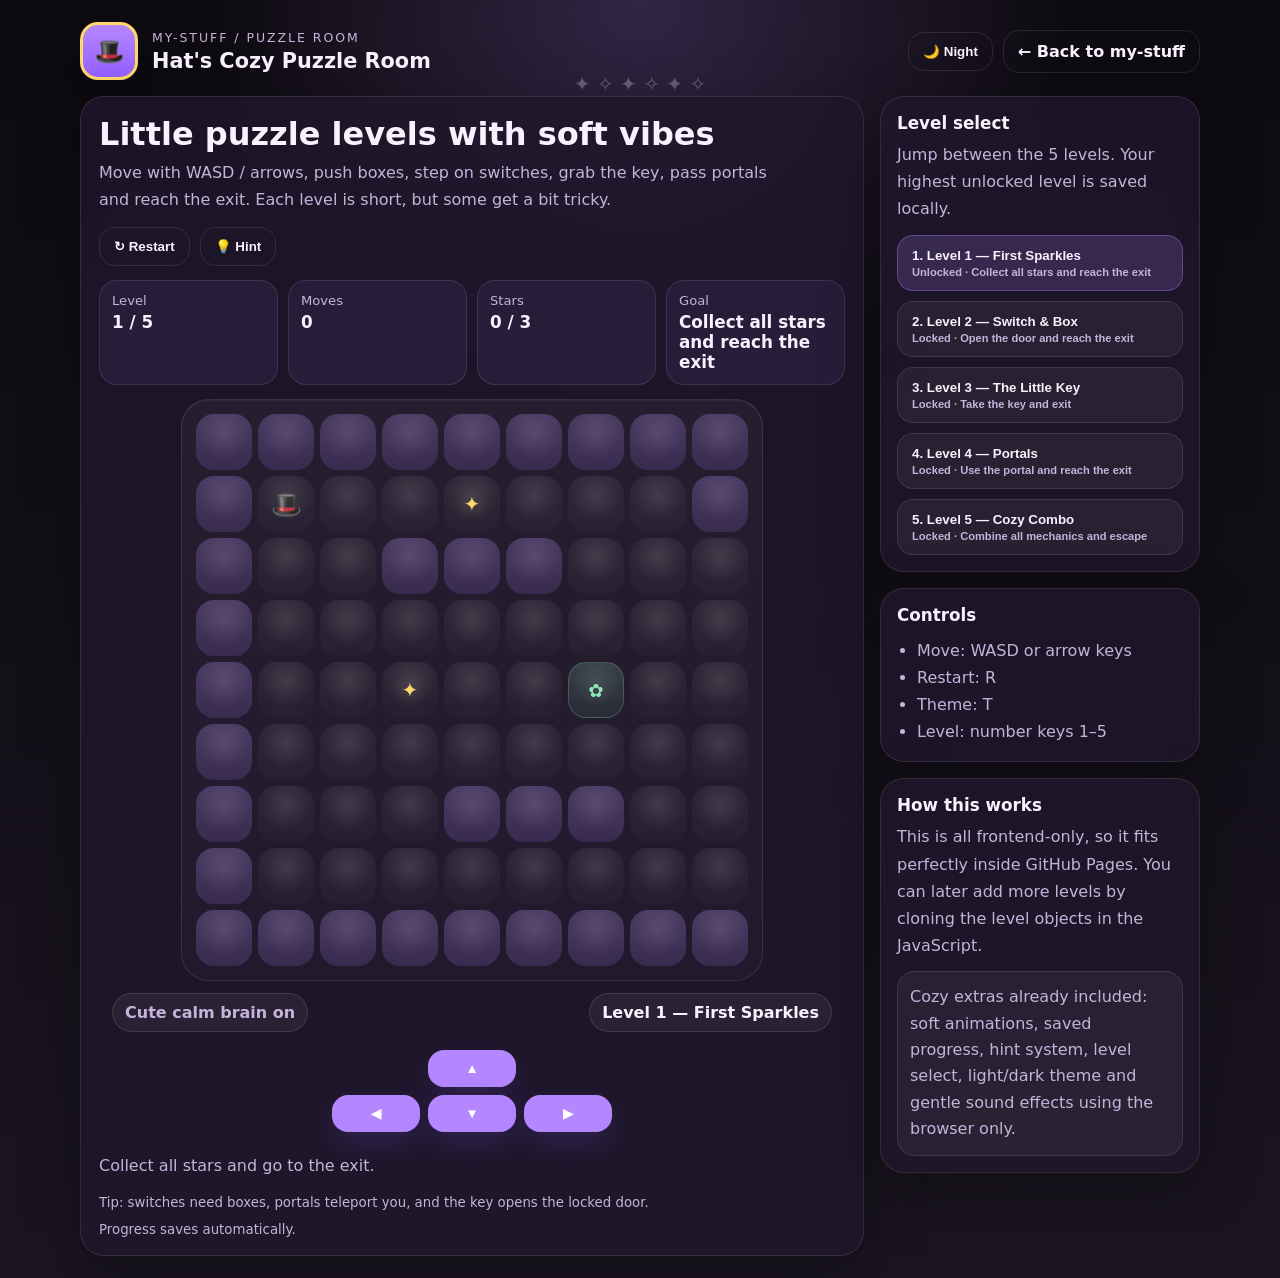
<file: assets/my-stuff/puzzle-room/index.html>
<!doctype html>
<html lang="en">
<head>
  <meta charset="utf-8" />
  <meta name="viewport" content="width=device-width, initial-scale=1" />
  <title>Hat — Cozy Puzzle Room</title>
  <meta name="description" content="A cozy puzzle game by Hat with levels, switches, portals and a soft purple theme." />
  <style>
    :root {
      --bg1: #0d0a10;
      --bg2: #1a1520;
      --panel: rgba(31, 23, 44, 0.84);
      --panel-strong: rgba(42, 30, 60, 0.95);
      --border: rgba(255, 255, 255, 0.10);
      --text: #f8f2ff;
      --muted: #c5b4da;
      --accent: #b487ff;
      --accent-2: #ffd76a;
      --good: #89e6b3;
      --bad: #ff8fb0;
      --shadow: 0 20px 60px rgba(0, 0, 0, 0.28);
      --cell: min(9.5vw, 56px);
      --radius: 24px;
      font-family: 'Nunito', system-ui, sans-serif;
    }

    body.light {
      --bg1: #fff7ff;
      --bg2: #f3ecff;
      --panel: rgba(255, 255, 255, 0.80);
      --panel-strong: rgba(255, 255, 255, 0.94);
      --border: rgba(96, 56, 132, 0.10);
      --text: #241932;
      --muted: #725f88;
      --accent: #9d67ff;
      --accent-2: #ffcb57;
      --good: #2f9b68;
      --bad: #d65c7d;
      --shadow: 0 20px 50px rgba(124, 75, 214, 0.13);
    }

    * { box-sizing: border-box; }
    html, body { min-height: 100%; }
    body {
      margin: 0;
      color: var(--text);
      background:
        radial-gradient(circle at top, rgba(180, 135, 255, 0.22), transparent 30%),
        linear-gradient(180deg, var(--bg1), var(--bg2));
      padding: 22px;
      overflow-x: hidden;
    }

    body, .panel, .btn, .tile, .hud-card, .level-pill, .modal-card, .floating-note {
      transition: background-color .25s ease, color .25s ease, border-color .25s ease, transform .18s ease, box-shadow .25s ease;
    }

    .shell {
      width: 100%;
      max-width: 1120px;
      margin: 0 auto;
    }

    .topbar {
      display: flex;
      justify-content: space-between;
      align-items: center;
      gap: 16px;
      margin-bottom: 16px;
      flex-wrap: wrap;
    }

    .brand {
      display: flex;
      align-items: center;
      gap: 14px;
    }

    .avatar {
      width: 58px;
      height: 58px;
      border-radius: 18px;
      background: linear-gradient(180deg, var(--accent), #9460ff);
      border: 3px solid var(--accent-2);
      box-shadow: var(--shadow);
      display: grid;
      place-items: center;
      font-size: 1.55rem;
      flex: 0 0 auto;
    }

    .eyebrow {
      margin: 0 0 4px;
      color: var(--muted);
      font-size: .78rem;
      letter-spacing: .16em;
      text-transform: uppercase;
    }

    h1, h2, h3, p { margin: 0; }

    .topbar h1 { font-size: 1.3rem; }

    .top-actions {
      display: flex;
      flex-wrap: wrap;
      gap: 10px;
      align-items: center;
      justify-content: flex-end;
    }

    .btn {
      border: 0;
      cursor: pointer;
      border-radius: 16px;
      padding: 11px 14px;
      font-weight: 800;
      color: white;
      background: var(--accent);
      box-shadow: 0 12px 30px rgba(140, 90, 255, 0.18);
      text-decoration: none;
      display: inline-flex;
      align-items: center;
      justify-content: center;
      gap: 8px;
      white-space: nowrap;
    }

    .btn:hover { transform: translateY(-2px); }
    .btn.secondary {
      background: transparent;
      color: var(--text);
      border: 1px solid var(--border);
      box-shadow: none;
    }

    .btn.ghost {
      background: transparent;
      color: var(--text);
      border: 1px solid var(--border);
      box-shadow: none;
    }

    .btn.small { padding: 8px 12px; font-size: .95rem; }

    .layout {
      display: grid;
      grid-template-columns: minmax(0, 1fr) 320px;
      gap: 16px;
      align-items: start;
    }

    .panel {
      background: var(--panel);
      border: 1px solid var(--border);
      border-radius: var(--radius);
      box-shadow: var(--shadow);
      backdrop-filter: blur(10px);
    }

    .game-panel {
      padding: 18px;
    }

    .game-header {
      display: flex;
      justify-content: space-between;
      gap: 14px;
      align-items: flex-start;
      margin-bottom: 14px;
      flex-wrap: wrap;
    }

    .title-col { min-width: 0; }

    .title-col h2 {
      font-size: clamp(1.5rem, 2.5vw, 2rem);
      margin-bottom: 6px;
    }

    .lead {
      color: var(--muted);
      line-height: 1.7;
      max-width: 68ch;
    }

    .hud {
      display: grid;
      grid-template-columns: repeat(4, minmax(0, 1fr));
      gap: 10px;
      margin-bottom: 14px;
    }

    .hud-card {
      background: var(--panel-strong);
      border: 1px solid var(--border);
      border-radius: 18px;
      padding: 12px;
      min-width: 0;
    }

    .hud-card span {
      display: block;
      color: var(--muted);
      font-size: .82rem;
      margin-bottom: 4px;
    }

    .hud-card strong {
      font-size: 1.05rem;
      overflow-wrap: anywhere;
    }

    .game-area {
      display: grid;
      grid-template-columns: 1fr;
      gap: 14px;
    }

    .board-wrap {
      display: grid;
      grid-template-columns: minmax(0, 1fr);
      gap: 12px;
      justify-items: center;
    }

    .board {
      display: grid;
      grid-template-columns: repeat(9, var(--cell));
      grid-template-rows: repeat(9, var(--cell));
      gap: 6px;
      padding: 14px;
      border-radius: 28px;
      background: linear-gradient(180deg, rgba(255,255,255,0.04), rgba(255,255,255,0.02));
      border: 1px solid var(--border);
      box-shadow: inset 0 1px 0 rgba(255,255,255,0.04);
      max-width: 100%;
    }

    .tile {
      position: relative;
      border-radius: 18px;
      overflow: hidden;
      display: grid;
      place-items: center;
      font-size: 1.45rem;
      user-select: none;
    }

    .floor { background: linear-gradient(180deg, rgba(255,255,255,0.05), rgba(255,255,255,0.02)); }
    .wall { background: linear-gradient(180deg, #4b3b64, #392b4f); }
    .exit {
      background: linear-gradient(180deg, rgba(137, 230, 179, 0.18), rgba(137, 230, 179, 0.08));
      border: 1px solid rgba(137, 230, 179, 0.22);
    }
    .door-closed {
      background: linear-gradient(180deg, rgba(255, 143, 176, 0.20), rgba(255, 143, 176, 0.08));
      border: 1px solid rgba(255, 143, 176, 0.24);
    }
    .switch {
      background: linear-gradient(180deg, rgba(255, 213, 111, 0.18), rgba(255, 213, 111, 0.08));
      border: 1px solid rgba(255, 213, 111, 0.2);
    }
    .key {
      background: linear-gradient(180deg, rgba(180, 135, 255, 0.18), rgba(180, 135, 255, 0.08));
      border: 1px solid rgba(180, 135, 255, 0.22);
    }
    .portal-a { background: linear-gradient(180deg, rgba(180, 135, 255, 0.18), rgba(255, 213, 111, 0.08)); }
    .portal-b { background: linear-gradient(180deg, rgba(255, 213, 111, 0.18), rgba(180, 135, 255, 0.08)); }
    .star::after { content: '✦'; color: var(--accent-2); font-size: 1.25rem; filter: drop-shadow(0 0 8px rgba(255, 213, 111, 0.45)); }
    .box::after { content: '◻'; font-size: 1.3rem; color: #efe4ff; }
    .player::after { content: '🎩'; font-size: 1.55rem; }
    .switch::after { content: '◉'; color: var(--accent-2); font-size: 1.2rem; }
    .key::after { content: '🔑'; font-size: 1.2rem; }
    .portal-a::after, .portal-b::after { content: '◌'; font-size: 1.55rem; color: var(--accent); }
    .exit::after { content: '✿'; color: var(--good); font-size: 1.15rem; }
    .door-closed::after { content: '▣'; color: #ffc0d1; font-size: 1.2rem; }
    .tile .overlay {
      position: absolute;
      inset: 0;
      background: radial-gradient(circle at 50% 35%, rgba(255,255,255,0.10), transparent 56%);
      pointer-events: none;
    }

    .info-row {
      display: flex;
      justify-content: space-between;
      gap: 12px;
      flex-wrap: wrap;
      align-items: center;
    }

    .level-pill, .chip {
      display: inline-flex;
      align-items: center;
      gap: 8px;
      padding: 9px 12px;
      border-radius: 999px;
      background: rgba(255,255,255,0.06);
      border: 1px solid var(--border);
      color: var(--text);
      font-weight: 800;
    }

    .chip { font-weight: 700; color: var(--muted); }

    .controls-grid {
      display: grid;
      gap: 10px;
      margin-top: 4px;
    }

    .dpad {
      display: grid;
      grid-template-columns: repeat(3, minmax(0, 1fr));
      gap: 8px;
      width: min(100%, 280px);
      margin: 0 auto;
    }

    .dpad .btn { min-width: 0; width: 100%; }
    .dpad .empty { visibility: hidden; }

    .sidebar {
      display: grid;
      gap: 16px;
      position: sticky;
      top: 16px;
    }

    .side-card {
      background: var(--panel);
      border: 1px solid var(--border);
      border-radius: var(--radius);
      box-shadow: var(--shadow);
      padding: 16px;
      backdrop-filter: blur(10px);
    }

    .side-card h3 {
      margin-bottom: 8px;
      font-size: 1.05rem;
    }

    .side-card p, .side-card li {
      color: var(--muted);
      line-height: 1.7;
    }

    .soft-list {
      margin: 12px 0 0;
      padding-left: 20px;
    }

    .level-list {
      display: grid;
      gap: 10px;
      margin-top: 12px;
    }

    .level-btn {
      text-align: left;
      width: 100%;
      border: 1px solid var(--border);
      background: rgba(255,255,255,0.05);
      color: var(--text);
      border-radius: 16px;
      padding: 12px 14px;
      cursor: pointer;
      font-weight: 800;
    }

    .level-btn.active {
      background: rgba(180, 135, 255, 0.18);
      border-color: rgba(180, 135, 255, 0.35);
    }

    .level-btn small {
      display: block;
      color: var(--muted);
      font-weight: 600;
      margin-top: 3px;
    }

    .floating-note {
      margin-top: 12px;
      padding: 12px;
      border-radius: 18px;
      background: rgba(255,255,255,0.05);
      border: 1px solid var(--border);
      color: var(--muted);
      line-height: 1.65;
    }

    .status-line {
      margin-top: 10px;
      color: var(--muted);
      min-height: 1.4em;
    }

    .status-line.good { color: var(--good); }
    .status-line.bad { color: var(--bad); }

    .modal {
      position: fixed;
      inset: 0;
      display: none;
      align-items: center;
      justify-content: center;
      padding: 20px;
      background: rgba(0,0,0,0.42);
      z-index: 60;
    }

    .modal.open { display: flex; }

    .modal-card {
      width: min(540px, 100%);
      background: var(--panel-strong);
      border: 1px solid var(--border);
      border-radius: 28px;
      box-shadow: var(--shadow);
      padding: 20px;
    }

    .modal-card h3 { margin-bottom: 8px; }
    .modal-card p { color: var(--muted); line-height: 1.75; }

    .modal-actions {
      display: flex;
      gap: 10px;
      flex-wrap: wrap;
      margin-top: 16px;
    }

    .footer-bar {
      margin-top: 16px;
      display: flex;
      justify-content: space-between;
      gap: 12px;
      color: var(--muted);
      flex-wrap: wrap;
      align-items: center;
    }

    .sparkles::before {
      content: '✦ ✧ ✦ ✧ ✦ ✧';
      position: fixed;
      top: 8%;
      left: 0;
      right: 0;
      text-align: center;
      pointer-events: none;
      color: rgba(255,255,255,0.28);
      font-size: 20px;
      animation: float 6s ease-in-out infinite;
    }

    @keyframes float {
      50% { transform: translateY(12px); }
    }

    @keyframes pop {
      0% { transform: scale(0.94); }
      100% { transform: scale(1); }
    }

    .pop-in { animation: pop .18s ease; }

    @media (max-width: 980px) {
      .layout {
        grid-template-columns: 1fr;
      }

      .sidebar {
        position: static;
      }
    }

    @media (max-width: 620px) {
      body { padding: 14px; }
      .game-panel { padding: 14px; }
      .panel, .side-card { border-radius: 22px; }
      .board {
        gap: 4px;
        padding: 10px;
        border-radius: 22px;
      }
      :root { --cell: min(11.2vw, 48px); }
      .hud { grid-template-columns: repeat(2, minmax(0, 1fr)); }
    }
  </style>
</head>
<body class="dark sparkles">
  <main class="shell">
    <header class="topbar">
      <div class="brand">
        <div class="avatar">🎩</div>
        <div>
          <p class="eyebrow">my-stuff / puzzle room</p>
          <h1>Hat's Cozy Puzzle Room</h1>
        </div>
      </div>

      <div class="top-actions">
        <button id="toggleThemeTop" class="btn ghost">🌙 Night</button>
        <a class="btn ghost" href="../">← Back to my-stuff</a>
      </div>
    </header>

    <div class="layout">
      <section class="panel game-panel">
        <div class="game-header">
          <div class="title-col">
            <h2>Little puzzle levels with soft vibes</h2>
            <p class="lead">
              Move with WASD / arrows, push boxes, step on switches, grab the key, pass portals and reach the exit.
              Each level is short, but some get a bit tricky.
            </p>
          </div>
          <div class="top-actions">
            <button id="restartBtn" class="btn secondary">↻ Restart</button>
            <button id="hintBtn" class="btn secondary">💡 Hint</button>
          </div>
        </div>

        <div class="hud">
          <div class="hud-card"><span>Level</span><strong id="hudLevel">1 / 5</strong></div>
          <div class="hud-card"><span>Moves</span><strong id="hudMoves">0</strong></div>
          <div class="hud-card"><span>Stars</span><strong id="hudStars">0 / 0</strong></div>
          <div class="hud-card"><span>Goal</span><strong id="hudGoal">Reach exit</strong></div>
        </div>

        <div class="game-area">
          <div class="board-wrap">
            <div id="board" class="board" aria-label="Puzzle board" role="grid"></div>
            <div class="info-row" style="width:100%;max-width:720px;">
              <div class="chip" id="stateChip">Cute calm brain on</div>
              <div class="level-pill" id="levelTitle">Level 1 — First Sparkles</div>
            </div>
          </div>

          <div class="controls-grid">
            <div class="dpad" aria-label="Movement controls">
              <div class="empty">.</div>
              <button class="btn" data-move="up">▲</button>
              <div class="empty">.</div>
              <button class="btn" data-move="left">◀</button>
              <button class="btn" data-move="down">▼</button>
              <button class="btn" data-move="right">▶</button>
            </div>
          </div>

          <div class="status-line" id="statusLine">Collect all stars and go to the exit.</div>
        </div>

        <div class="footer-bar">
          <small>Tip: switches need boxes, portals teleport you, and the key opens the locked door.</small>
          <small>Progress saves automatically.</small>
        </div>
      </section>

      <aside class="sidebar">
        <section class="side-card">
          <h3>Level select</h3>
          <p>Jump between the 5 levels. Your highest unlocked level is saved locally.</p>
          <div id="levelList" class="level-list"></div>
        </section>

        <section class="side-card">
          <h3>Controls</h3>
          <ul class="soft-list">
            <li>Move: WASD or arrow keys</li>
            <li>Restart: R</li>
            <li>Theme: T</li>
            <li>Level: number keys 1–5</li>
          </ul>
        </section>

        <section class="side-card">
          <h3>How this works</h3>
          <p>
            This is all frontend-only, so it fits perfectly inside GitHub Pages. You can later add more levels
            by cloning the level objects in the JavaScript.
          </p>
          <div class="floating-note">
            Cozy extras already included: soft animations, saved progress, hint system, level select, light/dark theme
            and gentle sound effects using the browser only.
          </div>
        </section>
      </aside>
    </div>
  </main>

  <div class="modal" id="modal">
    <div class="modal-card">
      <h3 id="modalTitle">Level cleared ✨</h3>
      <p id="modalText">You solved the room.</p>
      <div class="modal-actions">
        <button id="nextLevelBtn" class="btn">Next level</button>
        <button id="closeModalBtn" class="btn secondary">Keep exploring</button>
      </div>
    </div>
  </div>

  <script>
    const STORAGE_KEYS = {
      theme: 'yourtophat:puzzle-theme',
      progress: 'yourtophat:puzzle-progress'
    };

    const levels = [
      {
        name: 'Level 1 — First Sparkles',
        hint: 'Collect the two stars, then walk to the exit.',
        goal: 'Collect all stars and reach the exit',
        size: { w: 9, h: 9 },
        grid: [
          '#########',
          '#P..*...#',
          '#..###...#',
          '#........#',
          '#..*..E..#',
          '#........#',
          '#...###..#',
          '#........#',
          '#########'
        ]
      },
      {
        name: 'Level 2 — Switch & Box',
        hint: 'Push the box onto the switch. That opens the door.',
        goal: 'Open the door and reach the exit',
        size: { w: 9, h: 9 },
        grid: [
          '#########',
          '#P..B...#',
          '#..###..#',
          '#..S.D..#',
          '#.......#',
          '#..*....#',
          '#...###E#',
          '#.......#',
          '#########'
        ]
      },
      {
        name: 'Level 3 — The Little Key',
        hint: 'Grab the key first, then pass the locked door.',
        goal: 'Take the key and exit',
        size: { w: 9, h: 9 },
        grid: [
          '#########',
          '#P..*...#',
          '#.###.#..#',
          '#...K.L..#',
          '#..###...#',
          '#...*....#',
          '#..###.E.#',
          '#........#',
          '#########'
        ]
      },
      {
        name: 'Level 4 — Portals',
        hint: 'The purple portal sends you to the yellow one. Use that to reach the exit.',
        goal: 'Use the portal and reach the exit',
        size: { w: 9, h: 9 },
        grid: [
          '#########',
          '#P.....O#',
          '#.###.#.#',
          '#...*...#',
          '#.###.#.#',
          '#o.....E#',
          '#..###..#',
          '#.......#',
          '#########'
        ]
      },
      {
        name: 'Level 5 — Cozy Combo',
        hint: 'You need the key, a switch and a portal. Think before you move.',
        goal: 'Combine all mechanics and escape',
        size: { w: 9, h: 9 },
        grid: [
          '#########',
          '#P..B..O#',
          '#.###.#.#',
          '#..S.D..#',
          '#..*K...#',
          '#.###.#o#',
          '#..L..E.#',
          '#.......#',
          '#########'
        ]
      }
    ];

    const board = document.getElementById('board');
    const levelList = document.getElementById('levelList');
    const hudLevel = document.getElementById('hudLevel');
    const hudMoves = document.getElementById('hudMoves');
    const hudStars = document.getElementById('hudStars');
    const hudGoal = document.getElementById('hudGoal');
    const levelTitle = document.getElementById('levelTitle');
    const statusLine = document.getElementById('statusLine');
    const stateChip = document.getElementById('stateChip');
    const modal = document.getElementById('modal');
    const modalTitle = document.getElementById('modalTitle');
    const modalText = document.getElementById('modalText');
    const nextLevelBtn = document.getElementById('nextLevelBtn');
    const closeModalBtn = document.getElementById('closeModalBtn');
    const restartBtn = document.getElementById('restartBtn');
    const hintBtn = document.getElementById('hintBtn');
    const toggleThemeTop = document.getElementById('toggleThemeTop');

    let state = null;
    let currentLevelIndex = 0;

    function cloneLevel(level) {
      const grid = level.grid.map(row => row.split(''));
      let player = { x: 0, y: 0 };
      let stars = [];
      let boxes = [];
      let hasKey = false;

      for (let y = 0; y < grid.length; y++) {
        for (let x = 0; x < grid[y].length; x++) {
          const cell = grid[y][x];
          if (cell === 'P') {
            player = { x, y };
            grid[y][x] = '.';
          }
          if (cell === '*') {
            stars.push({ x, y });
            grid[y][x] = '.';
          }
          if (cell === 'B') {
            boxes.push({ x, y });
            grid[y][x] = '.';
          }
        }
      }

      return {
        level,
        grid,
        player,
        boxes,
        stars,
        collectedStars: 0,
        hasKey,
        moves: 0,
        finished: false,
        unlockedLevel: loadProgress(),
        portals: findPortals(grid)
      };
    }

    function loadProgress() {
      const saved = Number(localStorage.getItem(STORAGE_KEYS.progress));
      if (!Number.isNaN(saved) && saved >= 1) return Math.min(saved, levels.length);
      return 1;
    }

    function saveProgress(levelNumber) {
      const current = loadProgress();
      localStorage.setItem(STORAGE_KEYS.progress, String(Math.max(current, levelNumber)));
    }

    function getTheme() {
      const saved = localStorage.getItem(STORAGE_KEYS.theme);
      if (saved === 'light' || saved === 'dark') return saved;
      return document.body.classList.contains('light') ? 'light' : 'dark';
    }

    function applyTheme(theme) {
      document.body.classList.remove('light', 'dark');
      document.body.classList.add(theme);
      localStorage.setItem(STORAGE_KEYS.theme, theme);
      toggleThemeTop.textContent = theme === 'dark' ? '🌙 Night' : '☀️ Day';
    }

    function beep(type = 'move') {
      try {
        const ctx = new (window.AudioContext || window.webkitAudioContext)();
        const osc = ctx.createOscillator();
        const gain = ctx.createGain();
        osc.type = 'triangle';
        osc.frequency.value = type === 'clear' ? 660 : type === 'fail' ? 180 : 320;
        gain.gain.value = 0.03;
        osc.connect(gain);
        gain.connect(ctx.destination);
        osc.start();
        osc.stop(ctx.currentTime + 0.06);
        osc.onended = () => ctx.close();
      } catch (e) {
        // silent fail
      }
    }

    function findPortals(grid) {
      const portals = { A: [], B: [] };
      for (let y = 0; y < grid.length; y++) {
        for (let x = 0; x < grid[y].length; x++) {
          if (grid[y][x] === 'O') portals.A.push({ x, y });
          if (grid[y][x] === 'o') portals.B.push({ x, y });
        }
      }
      return portals;
    }

    function getTile(x, y) {
      if (y < 0 || y >= state.grid.length) return '#';
      if (x < 0 || x >= state.grid[y].length) return '#';
      return state.grid[y][x];
    }

    function setTile(x, y, value) {
      state.grid[y][x] = value;
    }

    function boxAt(x, y) {
      return state.boxes.find(b => b.x === x && b.y === y);
    }

    function starAt(x, y) {
      return state.stars.find(s => s.x === x && s.y === y);
    }

    function tilePassable(x, y, movingBox = false) {
      const t = getTile(x, y);
      if (t === '#') return false;
      if (t === 'D') return isSwitchActive();
      if (t === 'L') return state.hasKey;
      if (t === 'B' || t === 'P') return false;
      const b = boxAt(x, y);
      if (b) return false;
      if (movingBox && (t === 'E' || t === 'K' || t === 'S' || t === 'O' || t === 'o')) return true;
      return true;
    }

    function isSwitchActive() {
      const switches = [];
      for (let y = 0; y < state.grid.length; y++) {
        for (let x = 0; x < state.grid[y].length; x++) {
          if (state.grid[y][x] === 'S') switches.push({ x, y });
        }
      }
      return switches.some(s => boxAt(s.x, s.y));
    }

    function remainingStars() {
      return state.stars.length;
    }

    function updateHud() {
      hudLevel.textContent = `${currentLevelIndex + 1} / ${levels.length}`;
      hudMoves.textContent = String(state.moves);
      hudStars.textContent = `${state.collectedStars} / ${state.level.grid.join('').split('*').length}`;
      hudGoal.textContent = state.level.goal;
      levelTitle.textContent = state.level.name;
    }

    function setStatus(text, kind = '') {
      statusLine.className = 'status-line' + (kind ? ` ${kind}` : '');
      statusLine.textContent = text;
    }

    function renderLevelButtons() {
      const unlocked = loadProgress();
      levelList.innerHTML = levels.map((lvl, i) => `
        <button class="level-btn ${i === currentLevelIndex ? 'active' : ''}" data-level="${i}">
          ${i + 1}. ${lvl.name}
          <small>${i < unlocked ? 'Unlocked' : 'Locked'} · ${lvl.goal}</small>
        </button>
      `).join('');

      levelList.querySelectorAll('.level-btn').forEach(btn => {
        btn.disabled = Number(btn.dataset.level) >= loadProgress();
        btn.addEventListener('click', () => {
          const idx = Number(btn.dataset.level);
          if (idx < loadProgress()) loadLevel(idx);
        });
      });
    }

    function loadLevel(index) {
      currentLevelIndex = index;
      state = cloneLevel(levels[index]);
      state.unlockedLevel = loadProgress();
      renderLevelButtons();
      updateHud();
      draw();
      setStatus(`Level loaded: ${state.level.name}. ${state.level.hint}`);
    }

    function draw() {
      board.innerHTML = '';
      const { w, h } = state.level.size;
      board.style.gridTemplateColumns = `repeat(${w}, var(--cell))`;
      board.style.gridTemplateRows = `repeat(${h}, var(--cell))`;

      for (let y = 0; y < h; y++) {
        for (let x = 0; x < w; x++) {
          const tile = document.createElement('div');
          tile.className = 'tile floor pop-in';
          tile.setAttribute('role', 'gridcell');

          const base = getTile(x, y);
          if (base === '#') tile.classList.add('wall');
          if (base === 'E') tile.classList.add('exit');
          if (base === 'S') tile.classList.add('switch');
          if (base === 'K') tile.classList.add('key');
          if (base === 'D') tile.classList.add('door-closed');
          if (base === 'L') tile.classList.add('door-closed');
          if (base === 'O') tile.classList.add('portal-a');
          if (base === 'o') tile.classList.add('portal-b');

          if (starAt(x, y)) tile.classList.add('star');
          if (boxAt(x, y)) tile.classList.add('box');
          if (state.player.x === x && state.player.y === y) tile.classList.add('player');

          const overlay = document.createElement('div');
          overlay.className = 'overlay';
          tile.appendChild(overlay);
          board.appendChild(tile);
        }
      }

      updateHud();
      levelList.querySelectorAll('.level-btn').forEach((btn, i) => {
        btn.classList.toggle('active', i === currentLevelIndex);
      });
    }

    function move(dx, dy) {
      if (state.finished) return;
      const nx = state.player.x + dx;
      const ny = state.player.y + dy;
      const target = getTile(nx, ny);
      const box = boxAt(nx, ny);

      if (target === '#') {
        beep('fail');
        setStatus('A wall is in the way.', 'bad');
        return;
      }

      if (target === 'D' && !isSwitchActive()) {
        beep('fail');
        setStatus('The door is still closed. Put a box on the switch.', 'bad');
        return;
      }

      if (target === 'L' && !state.hasKey) {
        beep('fail');
        setStatus('You need the key first.', 'bad');
        return;
      }

      if (box) {
        const bx = nx + dx;
        const by = ny + dy;
        const beyond = getTile(bx, by);
        if (!tilePassable(bx, by, true) || boxAt(bx, by)) {
          beep('fail');
          setStatus('The box cannot move there.', 'bad');
          return;
        }
        if (beyond === 'D' && !isSwitchActive()) {
          beep('fail');
          setStatus('The box cannot push through a closed door.', 'bad');
          return;
        }
        if (beyond === 'L' && !state.hasKey) {
          beep('fail');
          setStatus('The locked door needs the key first.', 'bad');
          return;
        }

        box.x = bx;
        box.y = by;
      }

      state.player.x = nx;
      state.player.y = ny;
      state.moves += 1;
      beep('move');

      collectStarAtPlayer();
      pickUpKey();
      handlePortals();
      draw();
      checkWin();
    }

    function collectStarAtPlayer() {
      const idx = state.stars.findIndex(s => s.x === state.player.x && s.y === state.player.y);
      if (idx >= 0) {
        state.stars.splice(idx, 1);
        state.collectedStars += 1;
        beep('move');
        setStatus('Sparkle collected ✦', 'good');
      }
    }

    function pickUpKey() {
      if (getTile(state.player.x, state.player.y) === 'K') {
        state.hasKey = true;
        setTile(state.player.x, state.player.y, '.');
        beep('move');
        setStatus('You picked up the key.', 'good');
      }
    }

    function handlePortals() {
      const tile = getTile(state.player.x, state.player.y);
      if (tile === 'O') {
        const dest = state.portals.B[0];
        if (dest) {
          state.player.x = dest.x;
          state.player.y = dest.y;
          setStatus('Portal hop! ✨', 'good');
          beep('move');
        }
      }
      if (tile === 'o') {
        const dest = state.portals.A[0];
        if (dest) {
          state.player.x = dest.x;
          state.player.y = dest.y;
          setStatus('Portal hop! ✨', 'good');
          beep('move');
        }
      }
    }

    function checkWin() {
      const tile = getTile(state.player.x, state.player.y);
      const exitTouched = tile === 'E';
      const starsCleared = remainingStars() === 0;
      const needsKey = state.level.grid.join('').includes('L') ? state.hasKey : true;

      if (exitTouched && starsCleared && needsKey) {
        state.finished = true;
        const unlocked = Math.min(levels.length, Math.max(loadProgress(), currentLevelIndex + 2));
        saveProgress(unlocked);
        renderLevelButtons();
        updateHud();
        modalTitle.textContent = currentLevelIndex === levels.length - 1 ? 'All levels complete ✨' : 'Level cleared ✨';
        modalText.textContent = currentLevelIndex === levels.length - 1
          ? 'You solved every cozy room. That is very adorable and very impressive.'
          : 'You solved the room. A new level is now unlocked.';
        modal.classList.add('open');
        beep('clear');
        setStatus('Room cleared ✨', 'good');
      } else {
        updateHud();
      }
    }

    function restartLevel() {
      loadLevel(currentLevelIndex);
      setStatus('Level restarted.', 'good');
    }

    function showHint() {
      const hint = levels[currentLevelIndex].hint;
      setStatus(hint, '');
    }

    function nextLevel() {
      modal.classList.remove('open');
      if (currentLevelIndex < levels.length - 1) {
        loadLevel(currentLevelIndex + 1);
      } else {
        setStatus('You already finished the full puzzle room!', 'good');
      }
    }

    function setupTheme() {
      applyTheme(getTheme());
      toggleThemeTop.addEventListener('click', () => {
        applyTheme(document.body.classList.contains('dark') ? 'light' : 'dark');
      });
    }

    document.querySelectorAll('[data-move]').forEach(btn => {
      btn.addEventListener('click', () => {
        const dir = btn.dataset.move;
        if (dir === 'up') move(0, -1);
        if (dir === 'down') move(0, 1);
        if (dir === 'left') move(-1, 0);
        if (dir === 'right') move(1, 0);
      });
    });

    document.addEventListener('keydown', (e) => {
      const key = e.key.toLowerCase();
      if (key === 'arrowup' || key === 'w') { e.preventDefault(); move(0, -1); }
      if (key === 'arrowdown' || key === 's') { e.preventDefault(); move(0, 1); }
      if (key === 'arrowleft' || key === 'a') { e.preventDefault(); move(-1, 0); }
      if (key === 'arrowright' || key === 'd') { e.preventDefault(); move(1, 0); }
      if (key === 'r') restartLevel();
      if (key === 't') {
        applyTheme(document.body.classList.contains('dark') ? 'light' : 'dark');
      }
      if (key >= '1' && key <= '5') {
        const idx = Number(key) - 1;
        if (idx < loadProgress()) loadLevel(idx);
      }
    });

    restartBtn.addEventListener('click', restartLevel);
    hintBtn.addEventListener('click', showHint);
    nextLevelBtn.addEventListener('click', nextLevel);
    closeModalBtn.addEventListener('click', () => modal.classList.remove('open'));
    modal.addEventListener('click', (e) => {
      if (e.target === modal) modal.classList.remove('open');
    });

    setupTheme();
    loadLevel(0);
    setStatus('Collect all stars and go to the exit.');
  </script>
</body>
</html>
</file>
<file: css/style.css>
:root {
  --bg1: #fdf6ff;
  --bg2: #f6efff;
  --card: #ffffff;
  --accent: #b487ff;
  --accent-soft: #d7c3ff;
  --text-muted: #7c6b8d;

  --radius: 20px;
  --shadow: 0 10px 35px rgba(150, 120, 255, 0.15);

  font-family: "Nunito", sans-serif;
}

/* DEFAULT DARK THEME */
.dark {
  --bg1: #0d0a10;
  --bg2: #1a1520;
  
  --card: #50449f;
  
  --accent: #a05bff;
  --accent-soft: #5c3a72;

  --text-muted: #bba3c9;
}

.dark h1,
.dark h2,
.dark h3,
.dark h4,
.dark h5,
.dark h6 {
  color: #ffffff;
}



/* LIGHT THEME */
.light {
  --bg1: #fff9fe;
  --bg2: #ffeefe;

  --card: #ffffff;
  --accent: #cf91ff;
  --accent-soft: #f2d9ff;

  --text-muted: #7a6a97;
}

.light h1,
.light h2,
.light h3,
.light h4,
.light h5,
.light h6 {
  color: #000000;
}

/* Theme transitions */
body, .page, .accordion-item, .avatar, .btn {
  transition: background-color .35s ease, color .35s ease, border-color .35s ease;
}

.dark .text,
.dark .soft-list,
.dark .muted,
.dark .footer,
.dark .accordion-content {
  color: #e9e0f3;   /* Blanco violeta suave */
}

body {
  margin: 0;
  background: linear-gradient(180deg, var(--bg1), var(--bg2));
  display: flex;
  justify-content: center;
  padding: 30px;
}

.dark .page {
  background: rgba(20, 14, 28, 0.72);  /* Oscuro, translúcido, cozy */
  backdrop-filter: blur(8px);
  box-shadow: 0 10px 45px rgba(80, 50, 120, 0.35); /* Sombra violeta oscura */
}

.page {
  width: 100%;
  max-width: 880px;
  background: rgba(255,255,255,0.7);
  border-radius: var(--radius);
  box-shadow: var(--shadow);
  padding: 24px;
  backdrop-filter: blur(6px);
  position: relative;
}

.fade-in {
  animation: fade .8s ease forwards;
  opacity: 0;
}

@keyframes fade {
  to { opacity: 1; }
}

/* Hero */
.hero {
  display: flex;
  align-items: center;
  gap: 20px;
}

/* Tablet hacia abajo: apilar contenido y ampliar toques */
@media (max-width: 768px) {
  .hero {
    flex-direction: column;   /* Avatar arriba, texto y controles debajo */
    align-items: stretch;
    gap: 16px;
  }

  .title-block {
    display: flex;
    flex-direction: column;
    gap: 10px;
  }

  .hero .controls {
    justify-content: stretch;
  }

  .hero .controls .btn {
    flex: 1 1 45%;      /* Dos por fila aprox. si cabe */
    min-width: 140px;   /* Botón cómodo */
  }
}

/* Móvil pequeño: 1 por fila si el ancho lo exige */
@media (max-width: 420px) {
  .hero .controls .btn {
    flex: 1 1 100%;
    min-width: 0;       /* Permite 1 por línea sin overflow */
  }
}

/* Avatar SIEMPRE cuadrado y fluido */
.avatar {
  width: clamp(88px, 22vw, 120px);  /* Escala con pantalla, con límites */
  aspect-ratio: 1 / 1;              /* Cuadrado perfecto */
  border-radius: var(--radius);
  overflow: hidden;
  border: 4px solid var(--accent);
  box-shadow: var(--shadow);
}

/* La imagen rellena el cuadrado sin deformarse */
.avatar img {
  width: 100%;
  height: 100%;
  object-fit: cover;   /* Centrado y recorte natural, sin “aplastar” */
  object-position: center;
}

.name {
  margin: 0;
  font-size: 28px;
  display: flex;
  gap: 8px;
}

.heart {
  color: var(--accent);
}

.subtitle {
  margin-top: 6px;
  color: var(--text-muted);
}

.dark .btn {
  background: var(--accent);
  color: #ffffff;
  box-shadow: 0 6px 22px rgba(140, 90, 255, 0.35);
}

.btn {
  background: var(--accent);
  color: white;
  border: none;
  padding: 8px 14px;
  border-radius: 14px;
  box-shadow: var(--shadow);
  cursor: pointer;
  font-weight: 700;
}

.btn.small {
  padding: 6px 12px;
  font-size: 14px;
}

/* Sections */
.section { margin-top: 26px; }
.text { color: var(--text-muted); line-height: 1.6; }

/* Lists */
.soft-list {
  list-style: "✦ ";
  padding-left: 22px;
  color: var(--text-muted);
}

.soft-list li { margin: 6px 0; }

.muted {
  color: var(--text-muted);
  font-size: 14px;
}

/* Accordion */
.accordion-list {
  display: flex;
  flex-direction: column;
  gap: 10px;
  margin-top: 14px;
}

.dark .accordion-item {
  background: var(--card);
  box-shadow: 0 6px 20px rgba(60, 40, 90, 0.35);
}

.accordion-item {
  background: var(--card);
  border-radius: var(--radius);
  box-shadow: var(--shadow);
  padding: 14px;
  cursor: pointer;
  transition: transform .15s ease;
}

.accordion-item:hover { transform: translateY(-4px); }

.accordion-header {
  font-weight: 700;
  font-size: 18px;
}

.accordion-content {
  display: none;
  margin-top: 10px;
  color: var(--text-muted);
}

.accordion-item.open .accordion-content {
  display: block;
}

/* Sparkles */

.dark .sparkle-layer::before {
  opacity: 0.1;
  color: #caa6ff;
}

.sparkle-layer::before {
  content: "✦ ✧ ✦ ✧ ✦ ✧";
  position: fixed;
  top: 10%;
  left: 0;
  right: 0;
  text-align: center;
  font-size: 22px;
  opacity: 0.15;
  animation: float 6s infinite ease-in-out;
  pointer-events: none;
}

.dark .fade-in {
  animation: fadeDark .8s ease forwards;
  opacity: 0;
}

@keyframes fadeDark {
  from { opacity: 0; }
  to   { opacity: 1; }
}

@keyframes float {
  50% { transform: translateY(14px); }
}

/* Footer */
.footer {
  margin-top: 20px;
  text-align: center;
  color: var(--text-muted);
  font-size: 14px;
}

/* Contenedor de controles: permite salto de línea y espacios cómodos */
.hero .controls {
  display: flex;
  flex-wrap: wrap;       /* Permite que los botones salten de línea */
  gap: 10px;             /* Espacio constante entre botones */
  align-items: center;
}

/* Botones: tamaño flexible y táctil */
.hero .controls .btn {
  flex: 1 1 auto;              /* Se expanden para ocupar huecos disponibles */
  min-width: 120px;            /* Evita botones demasiado estrechos */
  max-width: 220px;            /* Evita botones gigantes en tablet */
  text-align: center;
  line-height: 1.2;
  padding: 10px 14px;          /* Tamaño táctil amigable */
}

@media (max-width: 768px) {
  body {
    padding: 18px;
  }
  .page {
    padding: 18px;
  }
}

@media (max-width: 420px) {
  body {
    padding: 14px;
  }
  .page {
    padding: 14px;
  }
}

.spotlight-section {
  margin-top: 22px;
}

.spotlight-card {
  display: grid;
  grid-template-columns: minmax(0, 1fr) auto;
  gap: 18px;
  align-items: center;
  padding: 18px;
  border-radius: var(--radius);
  background: linear-gradient(135deg, rgba(180, 135, 255, 0.18), rgba(255, 255, 255, 0.06));
  border: 1px solid rgba(180, 135, 255, 0.18);
  box-shadow: var(--shadow);
  max-width: 100%;
}

.spotlight-text {
  min-width: 0;
}

.spotlight-label {
  margin: 0 0 8px;
  color: var(--accent);
  font-weight: 800;
  letter-spacing: 0.12em;
  text-transform: uppercase;
  font-size: 12px;
}

.spotlight-title {
  margin: 0;
  font-size: 22px;
}

.spotlight-desc {
  margin: 8px 0 0;
  color: var(--text-muted);
  line-height: 1.65;
  max-width: 62ch;
  overflow-wrap: anywhere;
}

.spotlight-btn {
  display: inline-flex;
  align-items: center;
  justify-content: center;
  white-space: nowrap;
  box-sizing: border-box;
  max-width: 100%;
  min-width: 0;
}

@media (max-width: 768px) {
  .spotlight-card {
    grid-template-columns: 1fr;
  }

  .spotlight-btn {
    width: 100%;
    white-space: normal;
  }
}

body {
  overflow-x: hidden;
}
</file>
<file: my-stuff/style.css>
:root{
  --bg1: #140f1b;
  --bg2: #231832;
  --card: rgba(33, 24, 47, 0.78);
  --card-strong: rgba(44, 31, 64, 0.92);
  --border: rgba(255,255,255,0.08);
  --text: #f5efff;
  --muted: #c3b2d8;
  --accent: #b487ff;
  --accent-2: #ffd56f;
  --shadow: 0 18px 50px rgba(0, 0, 0, 0.28);
  --radius: 24px;
  font-family: "Nunito", system-ui, sans-serif;
}

body.light{
  --bg1: #fff8ff;
  --bg2: #f3ecff;
  --card: rgba(255,255,255,0.78);
  --card-strong: rgba(255,255,255,0.92);
  --border: rgba(63, 31, 94, 0.08);
  --text: #22172f;
  --muted: #6e617f;
  --accent: #9d67ff;
  --accent-2: #ffc94d;
  --shadow: 0 18px 45px rgba(124, 75, 214, 0.13);
}

*{ box-sizing: border-box; }
html, body{ min-height: 100%; }
body{
  margin:0;
  color: var(--text);
  background: linear-gradient(180deg, var(--bg1), var(--bg2));
  padding: 28px;
}

body, .panel, .feature-card, .btn, .avatar, .stat, .mini-card, .art-card, .quote-card, .track-btn, .video-wrap{
  transition: background-color .28s ease, color .28s ease, border-color .28s ease, transform .18s ease, box-shadow .28s ease;
}

.site-shell{
  width: 100%;
  max-width: 1100px;
  margin: 0 auto;
}

.topbar{
  display:flex;
  justify-content:space-between;
  align-items:center;
  gap: 16px;
  margin-bottom: 18px;
}

.brand{
  display:flex;
  align-items:center;
  gap: 14px;
}

.avatar{
  width: 68px;
  height: 68px;
  border-radius: 20px;
  overflow:hidden;
  border: 3px solid var(--accent-2);
  background: var(--card-strong);
  box-shadow: var(--shadow);
  flex: 0 0 auto;
}

.avatar-small{ width: 56px; height: 56px; }

.avatar img{
  width:100%;
  height:100%;
  object-fit: cover;
  display:block;
}

.eyebrow{
  font-size: .78rem;
  letter-spacing: .16em;
  text-transform: uppercase;
  color: var(--muted);
}

h1, h2, h3, p{
  margin:0;
}

.topbar h1{
  font-size: 1.25rem;
}

.panel{
  background: var(--card);
  border: 1px solid var(--border);
  border-radius: var(--radius);
  box-shadow: var(--shadow);
  backdrop-filter: blur(10px);
  padding: 22px;
  margin-bottom: 18px;
}

.hero-grid{
  display:grid;
  grid-template-columns: 1.45fr .85fr;
  gap: 18px;
  align-items: stretch;
}

.lead{
  margin-top: 12px;
  color: var(--muted);
  line-height: 1.7;
  max-width: 60ch;
}

.top-actions,
.button-row{
  display:flex;
  flex-wrap:wrap;
  gap: 10px;
}

.btn{
  display:inline-flex;
  align-items:center;
  justify-content:center;
  gap: 8px;
  text-decoration:none;
  border: none;
  cursor:pointer;
  padding: 11px 15px;
  border-radius: 16px;
  background: var(--accent);
  color: white;
  font-weight: 800;
  box-shadow: 0 10px 28px rgba(140, 90, 255, 0.18);
}

.btn:hover{
  transform: translateY(-2px);
}

.btn.secondary{
  background: transparent;
  color: var(--text);
  border: 1px solid var(--border);
  box-shadow: none;
}

.btn.ghost{
  background: transparent;
  color: var(--text);
  border: 1px solid var(--border);
  box-shadow: none;
}

.mini-card{
  background: var(--card-strong);
  border: 1px solid var(--border);
  border-radius: 22px;
  padding: 18px;
}

.soft-list{
  margin: 14px 0 0;
  padding-left: 20px;
  color: var(--muted);
  line-height: 1.7;
}

.section-title{
  display:flex;
  flex-direction:column;
  gap: 6px;
  margin-bottom: 16px;
}

.section-title p{
  color: var(--muted);
}

.card-grid{
  display:grid;
  grid-template-columns: repeat(auto-fit, minmax(230px, 1fr));
  gap: 16px;
}

.feature-card{
  background: rgba(255,255,255,0.06);
  border: 1px solid var(--border);
  border-radius: 22px;
  padding: 18px;
  display:flex;
  flex-direction:column;
  gap: 12px;
}

.feature-card h3{
  font-size: 1.12rem;
}

.feature-card p{
  color: var(--muted);
  line-height: 1.65;
}

.card-kicker{
  color: var(--accent-2);
  font-size: .84rem;
  letter-spacing: .1em;
  text-transform: uppercase;
}

.muted-card{
  opacity: .88;
}

.pill{
  display:inline-flex;
  align-items:center;
  width: fit-content;
  padding: 7px 10px;
  border-radius: 999px;
  background: rgba(255, 213, 111, 0.16);
  border: 1px solid rgba(255, 213, 111, 0.26);
  color: var(--text);
  font-size: .9rem;
  font-weight: 700;
}

.stat-grid{
  display:grid;
  grid-template-columns: repeat(auto-fit, minmax(180px, 1fr));
  gap: 12px;
}

.stat{
  background: rgba(255,255,255,0.06);
  border: 1px solid var(--border);
  border-radius: 18px;
  padding: 16px;
  display:flex;
  flex-direction:column;
  gap: 6px;
}

.stat strong{
  font-size: 1rem;
}

.stat span{
  color: var(--muted);
}

.footer{
  padding: 8px 2px 0;
  color: var(--muted);
  text-align:center;
}

.hero-split{
  display:grid;
  grid-template-columns: 1.1fr .9fr;
  gap: 16px;
}

.grid-two{
  display:grid;
  grid-template-columns: repeat(2, minmax(0, 1fr));
  gap: 14px;
}

.quote-card{
  background: rgba(255,255,255,0.05);
  border: 1px solid var(--border);
  border-radius: 20px;
  padding: 16px;
}

.quote-card blockquote{
  margin:0;
  color: var(--text);
  line-height: 1.7;
  font-size: 1rem;
}

.quote-card .byline{
  margin-top: 10px;
  color: var(--muted);
  font-size: .92rem;
}

.art-grid{
  display:grid;
  grid-template-columns: repeat(2, minmax(0, 1fr));
  gap: 14px;
}

.art-card{
  position:relative;
  min-height: 220px;
  border-radius: 22px;
  overflow:hidden;
  border: 1px solid var(--border);
  background: linear-gradient(180deg, rgba(180, 135, 255, 0.22), rgba(255, 213, 111, 0.12));
  box-shadow: var(--shadow);
}

.art-card img{
  width:100%;
  height:100%;
  object-fit: cover;
  display:block;
}

.art-card figcaption{
  position:absolute;
  left: 12px;
  bottom: 12px;
  padding: 7px 10px;
  border-radius: 999px;
  background: rgba(0,0,0,0.44);
  color: #fff;
  font-size: .9rem;
}

.art-card.missing::after{
  content: attr(data-label);
  position:absolute;
  inset: 0;
  display:flex;
  align-items:center;
  justify-content:center;
  text-align:center;
  padding: 24px;
  color: var(--muted);
  font-weight: 800;
  letter-spacing: .04em;
}

.music-shell{
  display:grid;
  gap: 14px;
}

.player-row{
  display:flex;
  flex-wrap:wrap;
  gap: 10px;
  align-items:center;
  justify-content:space-between;
}

.now-playing{
  color: var(--muted);
}

.track-list{
  display:grid;
  grid-template-columns: repeat(auto-fit, minmax(180px, 1fr));
  gap: 10px;
}

.track-btn{
  border: 1px solid var(--border);
  background: rgba(255,255,255,0.05);
  color: var(--text);
  border-radius: 16px;
  padding: 11px 13px;
  cursor:pointer;
  text-align:left;
  font-weight: 800;
}

.track-btn:hover{
  transform: translateY(-2px);
}

.track-btn.active{
  background: rgba(180, 135, 255, 0.18);
  border-color: rgba(180, 135, 255, 0.42);
}

.video-wrap{
  border-radius: 22px;
  overflow:hidden;
  border: 1px solid var(--border);
  background: rgba(255,255,255,0.05);
  aspect-ratio: 16 / 9;
}

.video-wrap iframe{
  width:100%;
  height:100%;
  border:0;
  display:block;
}

.spacer{
  height: 2px;
}

@media (max-width: 920px){
  .hero-grid,
  .hero-split{
    grid-template-columns: 1fr;
  }
  .topbar{
    align-items:flex-start;
    flex-direction:column;
  }
}

@media (max-width: 700px){
  body{
    padding: 16px;
  }
  .grid-two,
  .art-grid{
    grid-template-columns: 1fr;
  }
}

@media (max-width: 480px){
  .panel{
    padding: 16px;
  }
  .btn{
    width: 100%;
  }
}
</file>
